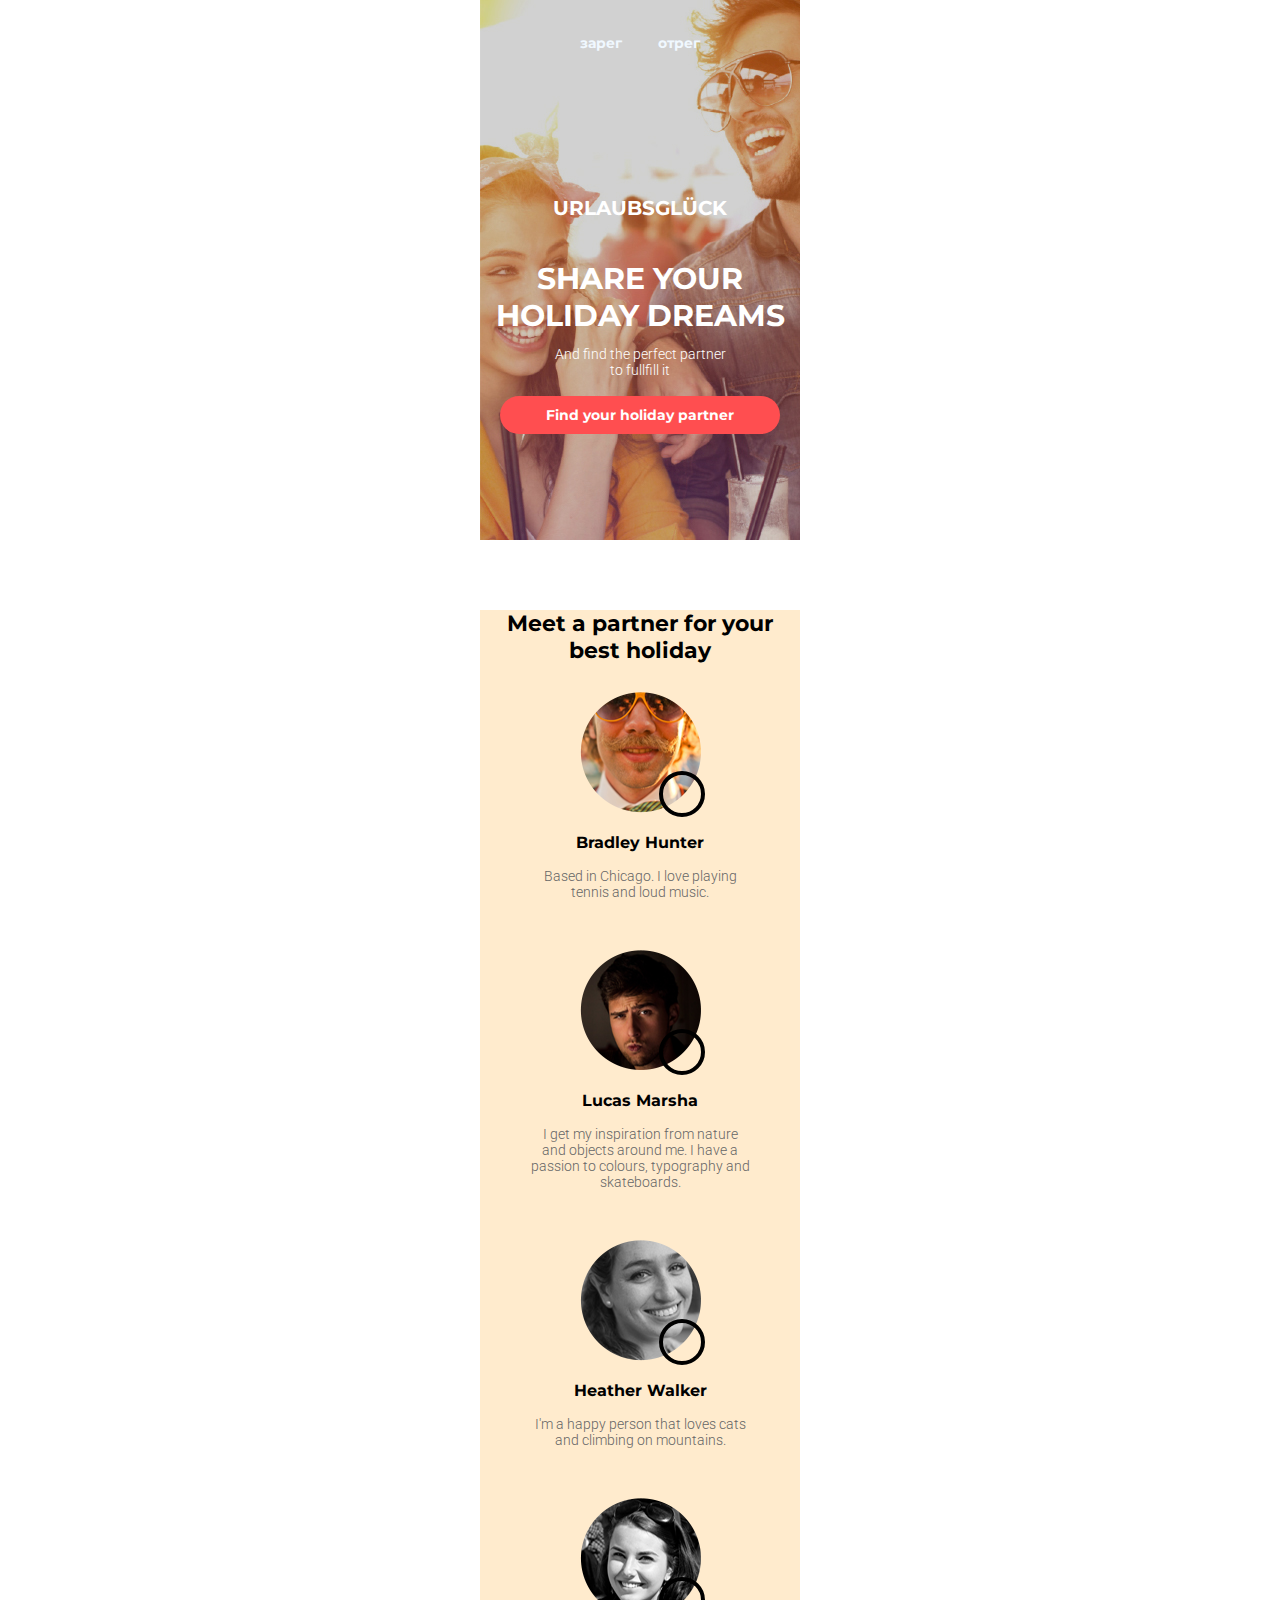
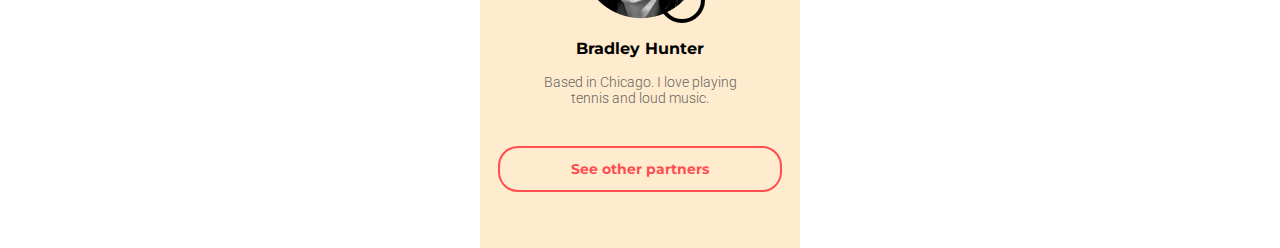
<file: test/index.html>
<!DOCTYPE html>
<html lang="en">

<head>
    <meta charset="UTF-8" />
    <meta name="viewport" content="width=device-width, initial-scale=1.0" />
    <link href="https://fonts.googleapis.com/css?family=Montserrat:700|Roboto:300" rel="stylesheet" />
    <link rel="stylesheet" href="css/style.css" />
    <title>Test bootstrap</title>
</head>

<body>
    <div class="site-background">
        <header class="site-header">
            <ul class="login">
                <li><a href="#" class="login-item">зарег</a></li>
                <li><a href="#" class="login-item">отрег</a></li>
            </ul>
            <h1><a href="#" class="logo">URLAUBSGLÜCK</a></h1>
        </header>
        <h2 class="title">Share your holiday dreams</h2>
        <p class="title-description">
            And find the perfect partner to fullfill it
        </p>
        <a href="#" class="search">Find your holiday partner</a>
    </div>

    <main>
        <section class="partners-section">
            <h4 class="partners-title">Meet a partner for your best holiday</h4>
            <ul class="partners">
                <li class="partners-item">
                    <a href="#" class="partners-link">
                        <div class="wrapper-img">
                            <img src="./img/face1.png" alt="Bradley Hunter" class="partners-img" />
                            <div class="icons icon-tv"></div>
                        </div>
                        <p class="name">Bradley Hunter</p>
                        <p class="partners-description">
                            Based in Chicago. I love playing tennis and loud music.
                        </p>
                </li>
                <li class="partners-item"><a href="#" class="partners-link">
                        <div class="wrapper-img">
                            <img src="./img/face2.png" alt="Lucas Marsha" class="partners-img" />
                            <div class="icons icon-flask"></div>
                        </div>
                        <p class="name">Lucas Marsha</p>
                        <p class="partners-description">
                            I get my inspiration from nature and objects around me. I have a
                            passion to colours, typography and skateboards.
                        </p>
                    </a></li>
                <li class="partners-item"><a href="#" class="partners-link">
                        <div class="wrapper-img">
                            <img src="./img/face3.png" alt="Heather Walker" class="partners-img" />
                            <div class="icons icon-cup"></div>
                        </div>
                        <p class="name">Heather Walker</p>
                        <p class="partners-description">
                            I'm a happy person that loves cats and climbing on mountains.
                        </p>
                    </a></li>
                <li class="partners-item"><a href="#" class="partners-link">
                        <div class="wrapper-img">
                            <img src="./img/face4.png" alt="Bradley Hunter" class="partners-img" />
                            <div class="icons icon-plane"></div>
                        </div>
                        <p class="name">Bradley Hunter</p>
                        <p class="partners-description">
                            Based in Chicago. I love playing tennis and loud music.
                        </p>
                    </a></li>
            </ul>
            <div class="for_link">
                <a href="#" class="other-partners-link">See other partners</a>
            </div>
        </section>
    </main>
</body>

</html>
</file>
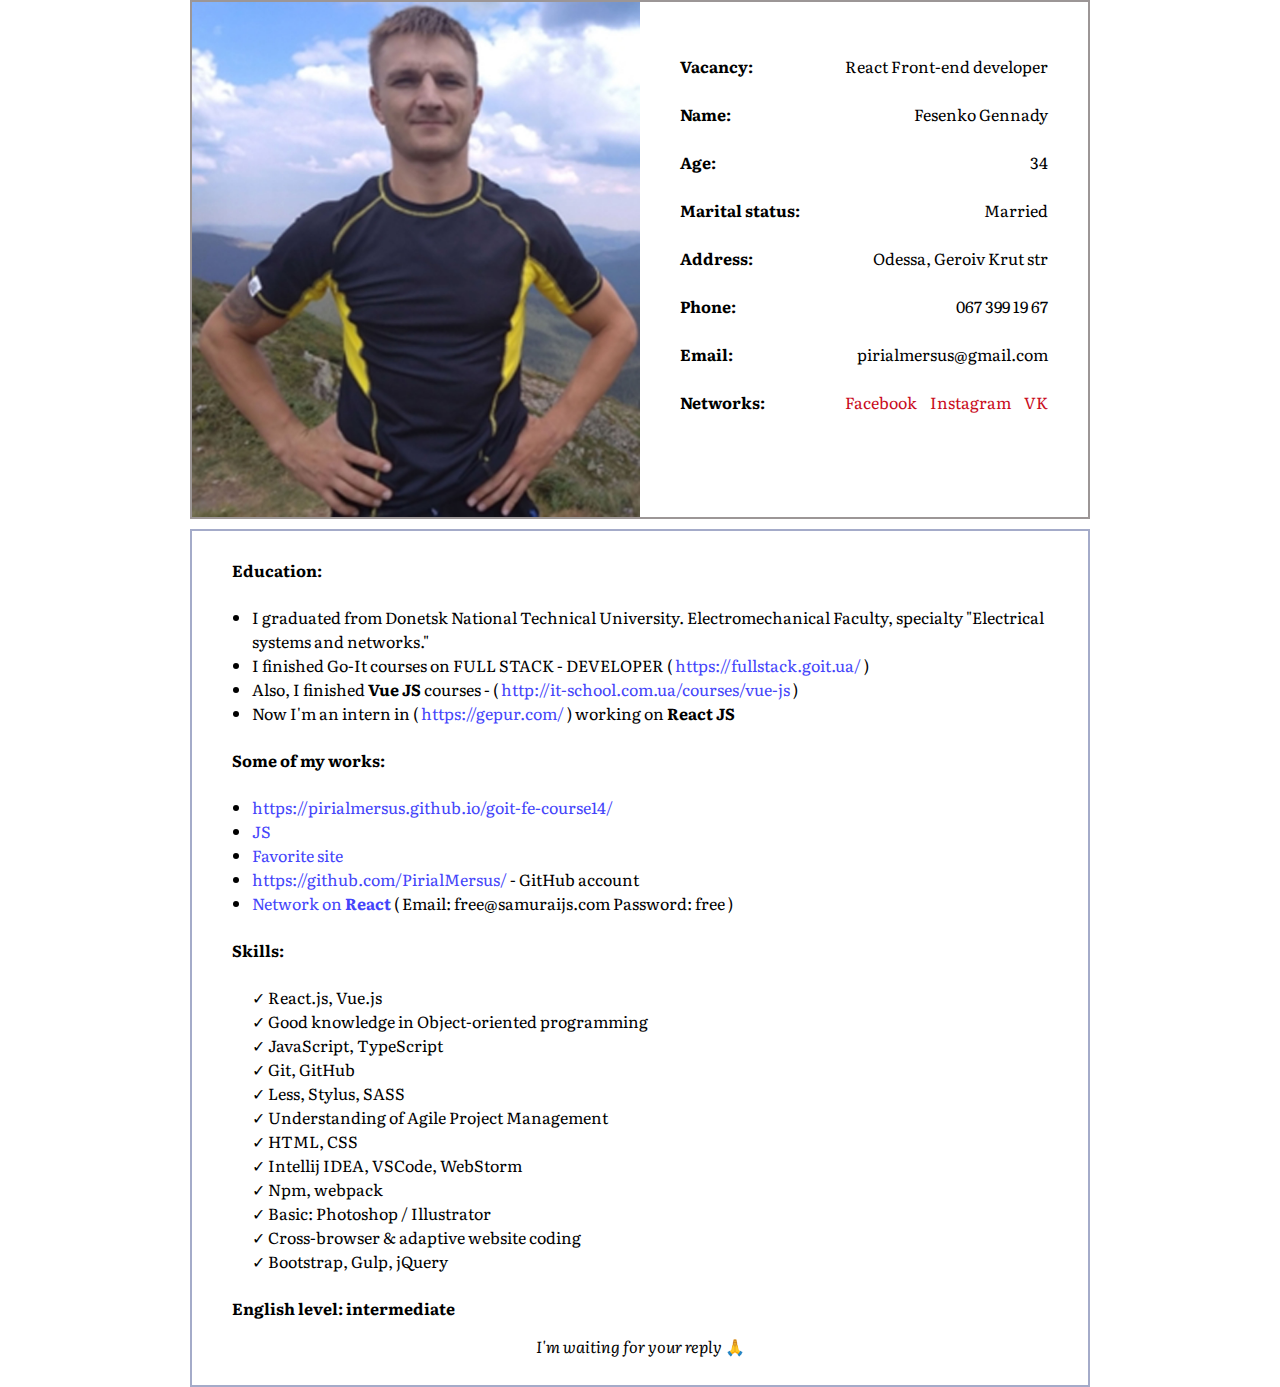
<file: html-css/cv-english/index.html>
<!DOCTYPE html>
<html lang="en">
<head>
    <meta charset="UTF-8">
    <meta name="viewport" content="width=device-width, initial-scale=1.0">
    <title>CV</title>
    <link href="https://fonts.googleapis.com/css2?family=Literata:ital,wght@0,400;0,700;1,400&display=swap" rel="stylesheet">
    <link rel="stylesheet" href="css/style.css">
</head>
<body>
    <div class="photoAndGeneralInformation wrapper">
        <img src="./img/photoCV.jpg" alt="I am" class="myPhoto">
        <div class="textBox">
            <p class="textBoxItem"><span class="bolt">Vacancy:</span><span class="answer">React Front-end developer</span></p>
            <p class="textBoxItem"><span class="bolt">Name:</span><span class="answer">Fesenko Gennady</span></p>
            <p class="textBoxItem"><span class="bolt">Age:</span><span class="answer">34</span></p>
            <p class="textBoxItem"><span class="bolt">Marital status:</span><span class="answer">Married</span></p>
            <p class="textBoxItem"><span class="bolt">Address:</span><span class="answer">Odessa, Geroiv Krut str</span></p>
            <p class="textBoxItem"><span class="bolt">Phone:</span><span class="answer">067 399 19 67</span></p>
            <p class="textBoxItem"><span class="bolt">Email:</span><span class="answer">pirialmersus@gmail.com</span></p>
            <p class="textBoxItem"><span class="bolt">Networks:</span><span class="answer">
                <a href="https://www.facebook.com/profile.php?id=100006915912945">Facebook</a>
                <a href="https://www.instagram.com/gennadii_yds/">Instagram</a>
                <a href="https://vk.com/id82192290">VK</a></span>
            </p>
        </div>
    </div>
    <div class="information wrapper">
        <p><span class="bolt">Education:</span></p>
            <ul>
                <li>I graduated from Donetsk National Technical University. Electromechanical Faculty, specialty "Electrical systems and networks."</li>
                <li>I finished Go-It courses on FULL STACK - DEVELOPER (
                    <a href="https://fullstack.goit.ua/">https://fullstack.goit.ua/</a>
                )</li>
                <li>Also, I finished <b>Vue JS </b> courses - (
                    <a href="http://it-school.com.ua/courses/vue-js">http://it-school.com.ua/courses/vue-js</a>
                )</li>
                <li>Now I'm an intern in ( <a href="https://gepur.com/">https://gepur.com/</a> ) working on <b>React JS</b></li>
            </ul>
        <p><span class="bolt">Some of my works:</span></p>
        <ul>
            <li>
                <a href="https://pirialmersus.github.io/goit-fe-course14/">https://pirialmersus.github.io/goit-fe-course14/</a>
            </li>
            <li><a href="https://pirialmersus.github.io/frontend-js/">JS</a></li>
            <li><a href="https://pirialmersus.github.io/frontend-js/yds/index.html">Favorite site</a></li>
            <li><a href="https://github.com/PirialMersus/"> https://github.com/PirialMersus/</a> - GitHub account</li>
            <li><a href="https://pirialmersus.github.io/reactWaySamurai/">Network on <b>React</b></a> ( Email: free@samuraijs.com Password: free )</li>

        </ul>
        <p><span class="bolt">Skills:</span>
            <ul class="skills">
                <li>React.js, Vue.js</li>
                <li>Good knowledge in Object-oriented programming</li>
                <li>JavaScript, TypeScript</li>
                <li>Git, GitHub</li>
                <li>Less, Stylus, SASS</li>
                <li>Understanding of Agile Project Management</li>
                <li>HTML, CSS</li>
                <li>Intellij IDEA, VSCode, WebStorm</li>
                <li>Npm, webpack</li>
                <li>Basic: Photoshop / Illustrator</li>
                <li>Cross-browser & adaptive website coding</li>
                <li>Bootstrap, Gulp, jQuery</li>
            </ul>
        </p>
        <p>
            <span class="bolt">English level: intermediate</span>
        </p>
        <p>
            <em> I'm waiting for your reply </em>&#x1f64f
        </p>
    </div>
</body>
</html>
</file>
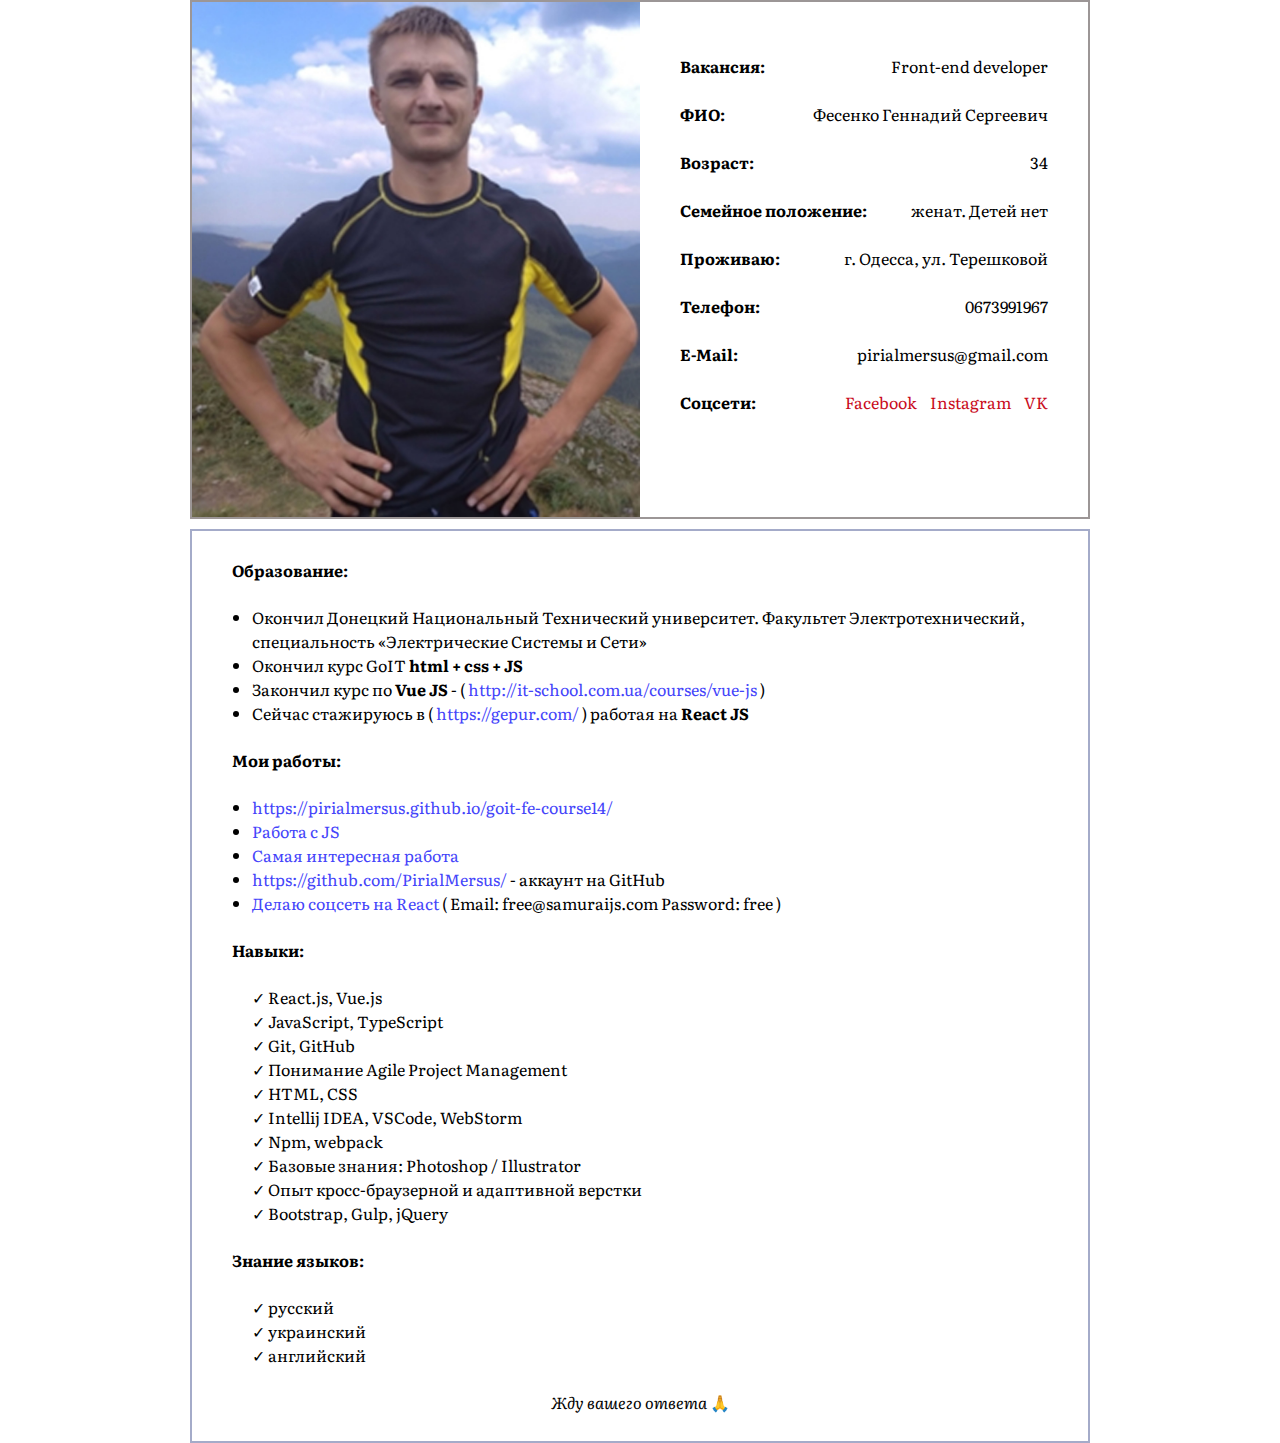
<file: html-css/cv/index.html>
<!DOCTYPE html>
<html lang="en">
<head>
    <meta charset="UTF-8">
    <meta name="viewport" content="width=device-width, initial-scale=1.0">
    <title>Резюме</title>
    <link href="https://fonts.googleapis.com/css2?family=Literata:ital,wght@0,400;0,700;1,400&display=swap" rel="stylesheet">
    <link rel="stylesheet" href="css/style.css">
</head>
<body>
    <div class="photoAndGeneralInformation wrapper">
        <img src="./img/photoCV.jpg" alt="I am" class="myPhoto">
        <div class="textBox">
            <p class="textBoxItem"><span class="bolt">Вакансия:</span><span class="answer">Front-end developer</span></p>
            <p class="textBoxItem"><span class="bolt">ФИО:</span><span class="answer">Фесенко Геннадий Сергеевич</span></p>
            <p class="textBoxItem"><span class="bolt">Возраст:</span><span class="answer">34</span></p>
            <p class="textBoxItem"><span class="bolt">Семейное положение:</span><span class="answer">женат. Детей нет</span></p>
            <p class="textBoxItem"><span class="bolt">Проживаю:</span><span class="answer">г. Одесса, ул. Терешковой</span></p>
            <p class="textBoxItem"><span class="bolt">Телефон:</span><span class="answer">0673991967</span></p>
            <p class="textBoxItem"><span class="bolt">Е-Mail:</span><span class="answer">pirialmersus@gmail.com</span></p>
            <p class="textBoxItem"><span class="bolt">Соцсети:</span><span class="answer">
                <a href="https://www.facebook.com/profile.php?id=100006915912945">Facebook</a>
                <a href="https://www.instagram.com/gennadii_yds/">Instagram</a>
                <a href="https://vk.com/id82192290">VK</a></span>
            </p>
        </div>
    </div>
    <div class="information wrapper">
        <p><span class="bolt">Образование:</span></p>
            <ul>
                <li>Окончил Донецкий Национальный Технический университет. Факультет Электротехнический, специальность «Электрические Системы и Сети»</li>
                <li>Окончил курс GoIT <b>html + css + JS</b></li>
                <li>Закончил курс по <b>Vue JS </b>- (
                    <a href="http://it-school.com.ua/courses/vue-js">http://it-school.com.ua/courses/vue-js</a>
                )</li>
                <li>Сейчас стажируюсь в ( <a href="https://gepur.com/">https://gepur.com/</a> ) работая на <b>React JS</b></li>
            </ul>
        <p><span class="bolt">Мои работы:</span></p>
        <ul>
            <li>
                <a href="https://pirialmersus.github.io/goit-fe-course14/">https://pirialmersus.github.io/goit-fe-course14/</a>
            </li>
            <li><a href="https://pirialmersus.github.io/frontend-js/">Работа с JS</a></li>
            <li><a href="https://pirialmersus.github.io/frontend-js/yds/index.html">Самая интересная работа</a></li>
            <li><a href="https://github.com/PirialMersus/"> https://github.com/PirialMersus/</a> - аккаунт на GitHub</li>
            <li><a href="https://pirialmersus.github.io/reactWaySamurai/">Делаю соцсеть на React</a> ( Email: free@samuraijs.com Password: free )</li>

        </ul>
        <p><span class="bolt">Навыки:</span>
            <ul class="skills">
                <li>React.js, Vue.js</li>
                <li>JavaScript, TypeScript</li>
                <li>Git, GitHub</li>
                <li>Понимание Agile Project Management</li>
                <li>HTML, CSS</li>
                <li>Intellij IDEA, VSCode, WebStorm</li>
                <li>Npm, webpack</li>
                <li>Базовые знания: Photoshop / Illustrator</li>
                <li>Опыт кросс-браузерной и адаптивной верстки</li>
                <li>Bootstrap, Gulp, jQuery</li>
            </ul>
        </p>
        <p>
            <span class="bolt">Знание языков:</span>
            <ul class="skills">
                <li>русский</li>
                <li>украинский</li>
                <li>английский</li>
            </ul>
        </p>
        <p>
            <em> Жду вашего ответа </em>&#x1f64f
        </p>
    </div>
</body>
</html>
</file>
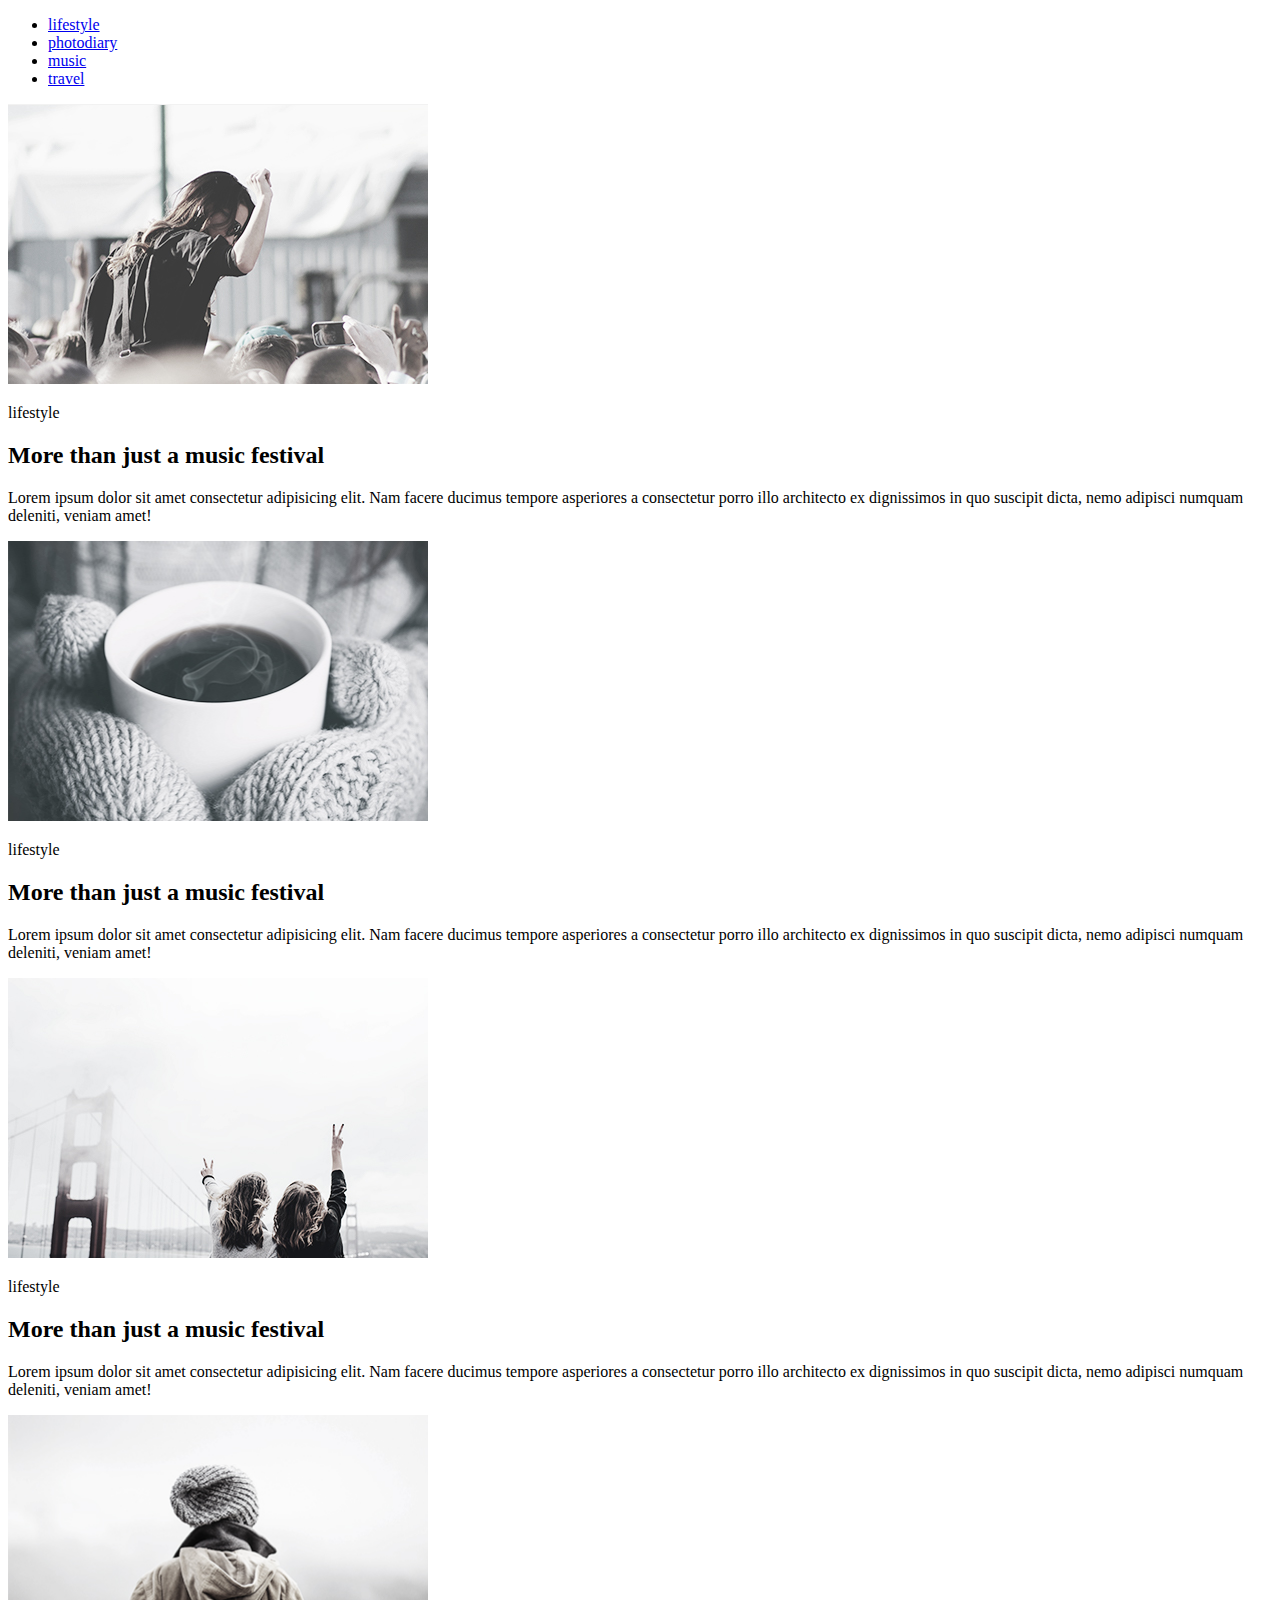
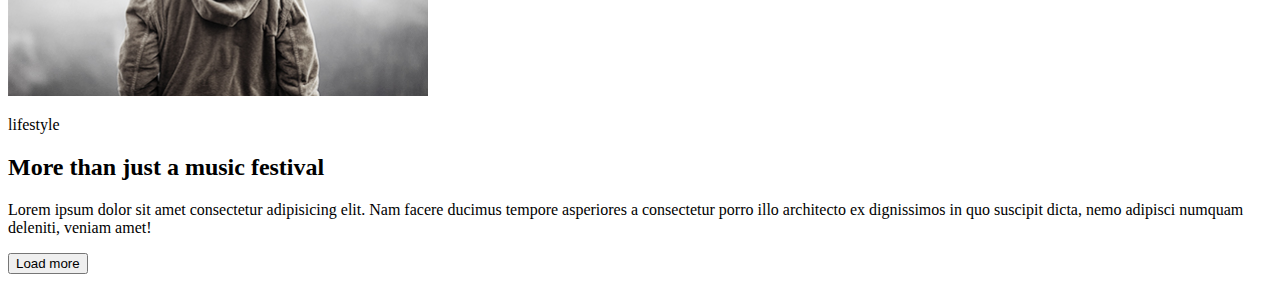
<file: html-css/module-01/index.html>
<!DOCTYPE html>
<html lang="en">
  <head>
    <meta charset="UTF-8" />
    <meta name="viewport" content="width=device-width, initial-scale=1.0" />
    <meta http-equiv="X-UA-Compatible" content="ie=edge" />
    <title>ДЗ 1</title>
  </head>

  <body>
    <header>
      <nav>
        <ul>
          <li>
            <a href="#">lifestyle</a>
          </li>
          <li>
            <a href="#">photodiary</a>
          </li>
          <li>
            <a href="#">music</a>
          </li>
          <li>
            <a href="#">travel</a>
          </li>
        </ul>
      </nav>
    </header>
    <main>
      <section>
      <article>
        <img src="./img/hand.jpg" alt="lifestyle" width="420" />
        <p>lifestyle</p>
        <h2>More than just a music festival</h2>
        <p>
          Lorem ipsum dolor sit amet consectetur adipisicing elit. Nam facere
          ducimus tempore asperiores a consectetur porro illo architecto ex
          dignissimos in quo suscipit dicta, nemo adipisci numquam deleniti,
          veniam amet!
        </p>
      </article>
      <article>
        <img src="./img/coffee.jpg" alt="lifestyle" width="420" />
        <p>lifestyle</p>
        <h2>More than just a music festival</h2>
        <p>
          Lorem ipsum dolor sit amet consectetur adipisicing elit. Nam facere
          ducimus tempore asperiores a consectetur porro illo architecto ex
          dignissimos in quo suscipit dicta, nemo adipisci numquam deleniti,
          veniam amet!
        </p>
      </article>
      <article>
        <img src="./img/girls.jpg" alt="lifestyle" width="420" />
        <p>lifestyle</p>
        <h2>More than just a music festival</h2>
        <p>
          Lorem ipsum dolor sit amet consectetur adipisicing elit. Nam facere
          ducimus tempore asperiores a consectetur porro illo architecto ex
          dignissimos in quo suscipit dicta, nemo adipisci numquam deleniti,
          veniam amet!
        </p>
      </article>
      <article>
        <img src="./img/back.jpg" alt="lifestyle" width="420" />
        <p>lifestyle</p>
        <h2>More than just a music festival</h2>
        <p>
          Lorem ipsum dolor sit amet consectetur adipisicing elit. Nam facere
          ducimus tempore asperiores a consectetur porro illo architecto ex
          dignissimos in quo suscipit dicta, nemo adipisci numquam deleniti,
          veniam amet!
        </p>
      </article>
      <button>Load more</button>
    </section>
    </main>
  </body>
</html>
</file>
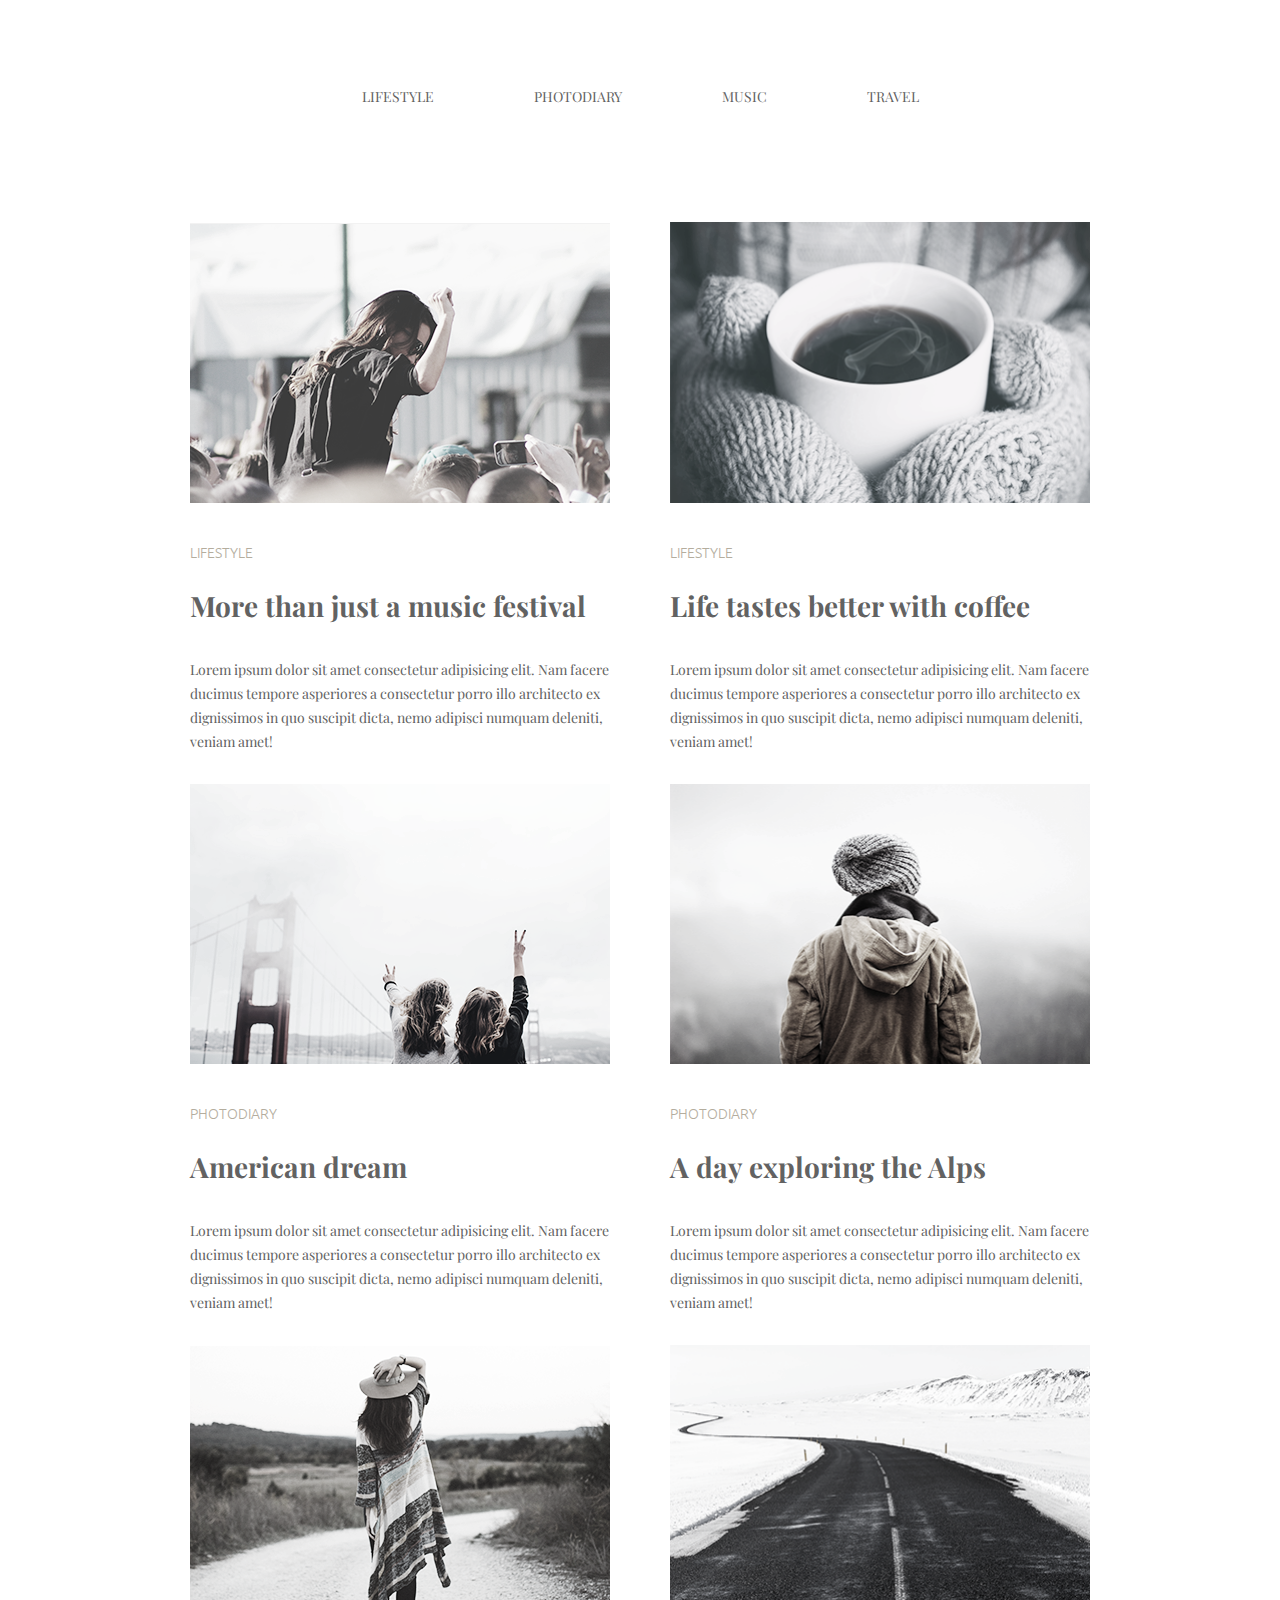
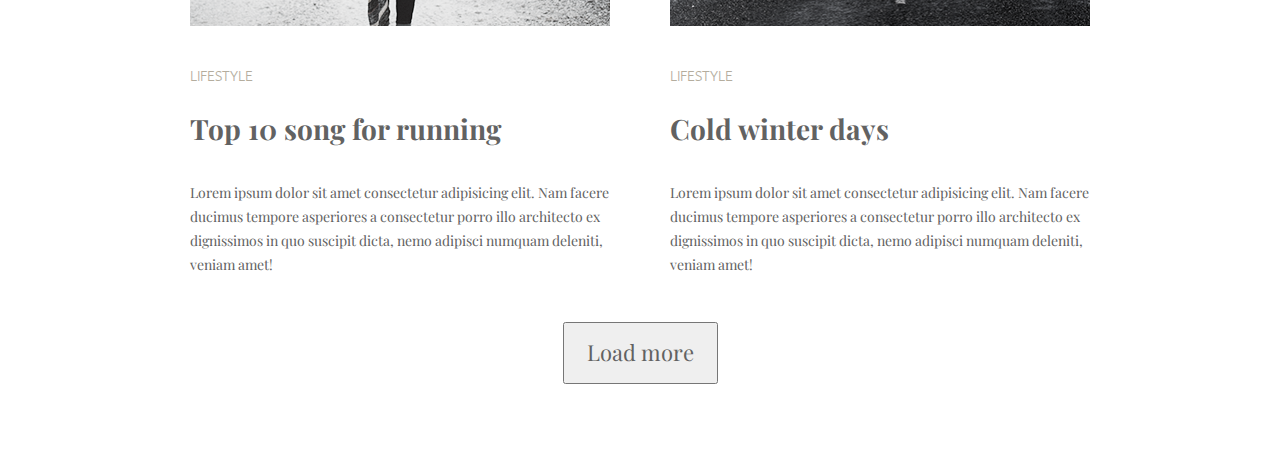
<file: html-css/module-03/index.html>
<!DOCTYPE html>
<html lang="en">
<head>
    <meta charset="UTF-8">
    <meta name="viewport" content="width=device-width, initial-scale=1.0">
    <meta http-equiv="X-UA-Compatible" content="ie=edge">
    <title>Home work 3 (Инлайн Блок)</title>
    <link rel="stylesheet" href="./css/style.css" />
    <link rel="stylesheet" href="./css/normalize.css" />
    <link href="https://fonts.googleapis.com/css?family=Playfair+Display|Ubuntu:300" rel="stylesheet">
</head>
<body>
    <header class="container align-nav">
        <nav>
          <ul class="menu">
            <li><a href="#lifestyle" class="menu-link">lifestyle</a></li>
            <li><a href="#lifestyle2" class="menu-link">photodiary</a></li>
            <li><a href="#Photodiary" class="menu-link">music</a></li>
            <li><a href="#Photodiary2" class="menu-link">travel</a></li>
          </ul>
        </nav>
      </header>
      <main class="container">
        <section class="features">
          <h2 class="visually-hidden">Home work 3</h2>
          <ul class="features-list">
            <li class="features-list-item">
              <img
                src="./img/image2.png"
                class="images"
                alt="lifestyle"
                width="420"
              />
              <p class="box-subtitle" id="lifestyle">lifestyle</p>
              <h2 class="box-title">More than just a music festival</h2>
              <p class="paragraph">
                Lorem ipsum dolor sit amet consectetur adipisicing elit. Nam
                facere ducimus tempore asperiores a consectetur porro illo
                architecto ex dignissimos in quo suscipit dicta, nemo adipisci
                numquam deleniti, veniam amet!
              </p>
            </li>
            <li class="features-list-item">
              <img
                src="./img/iltro-fotografico5copia.png"
                class="images"
                alt="lifestyle"
                width="420"
              />
              <p class="box-subtitle" id="lifestyle2">lifestyle</p>
              <h2 class="box-title">Life tastes better with coffee</h2>
              <p class="paragraph">
                Lorem ipsum dolor sit amet consectetur adipisicing elit. Nam
                facere ducimus tempore asperiores a consectetur porro illo
                architecto ex dignissimos in quo suscipit dicta, nemo adipisci
                numquam deleniti, veniam amet!
              </p>
            </li>
            <li class="features-list-item">
              <img
                src="./img/image.png"
                class="images"
                alt="Photodiary"
                width="420"
              />
              <p class="box-subtitle" id="Photodiary">photodiary</p>
              <h2 class="box-title">American dream</h2>
              <p class="paragraph">
                Lorem ipsum dolor sit amet consectetur adipisicing elit. Nam
                facere ducimus tempore asperiores a consectetur porro illo
                architecto ex dignissimos in quo suscipit dicta, nemo adipisci
                numquam deleniti, veniam amet!
              </p>
            </li>
            <li class="features-list-item">
              <img
                src="./img/image3.png"
                class="images"
                alt="Photodiary"
                width="420"
              />
              <p class="box-subtitle" id="Photodiary2">photodiary</p>
              <h2 class="box-title">A day exploring the Alps</h2>
              <p class="paragraph">
                Lorem ipsum dolor sit amet consectetur adipisicing elit. Nam
                facere ducimus tempore asperiores a consectetur porro illo
                architecto ex dignissimos in quo suscipit dicta, nemo adipisci
                numquam deleniti, veniam amet!
              </p>
            </li>
            <li class="features-list-item">
              <img
                src="./img/image4.png"
                class="images"
                alt="lifestyle"
                width="420"
              />
              <p class="box-subtitle" id="Photodiary3">lifestyle</p>
              <h2 class="box-title">Top 10 song for running</h2>
              <p class="paragraph">
                Lorem ipsum dolor sit amet consectetur adipisicing elit. Nam
                facere ducimus tempore asperiores a consectetur porro illo
                architecto ex dignissimos in quo suscipit dicta, nemo adipisci
                numquam deleniti, veniam amet!
              </p>
            </li>
            <li class="features-list-item">
              <img
                src="./img/image5.png"
                class="images"
                alt="lifestyle"
                width="420"
              />
              <p class="box-subtitle" id="Photodiary4">lifestyle</p>
              <h2 class="box-title">Cold winter days</h2>
              <p class="paragraph">
                Lorem ipsum dolor sit amet consectetur adipisicing elit. Nam
                facere ducimus tempore asperiores a consectetur porro illo
                architecto ex dignissimos in quo suscipit dicta, nemo adipisci
                numquam deleniti, veniam amet!
              </p>
            </li>
          </ul>
          <button class="btn-footer">Load more</button>
        </section>
      </main>
</body>
</html>
</file>
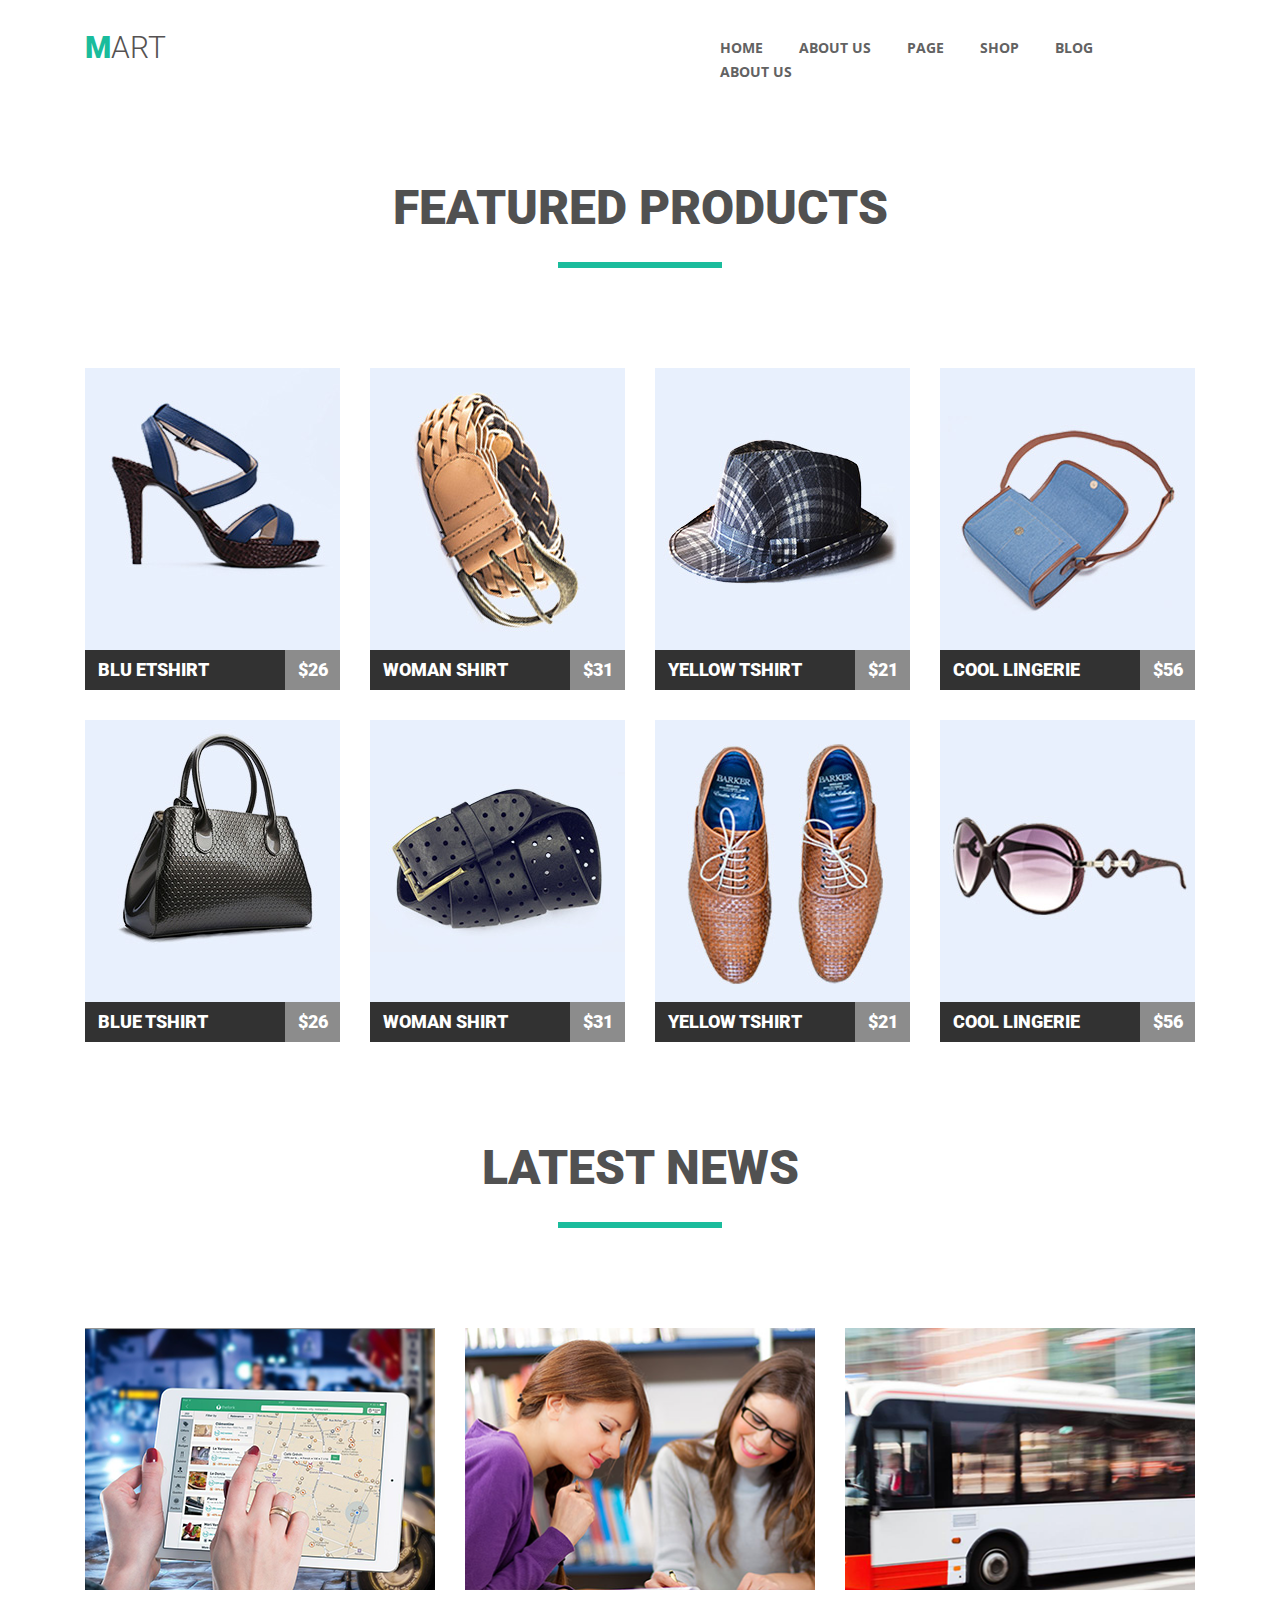
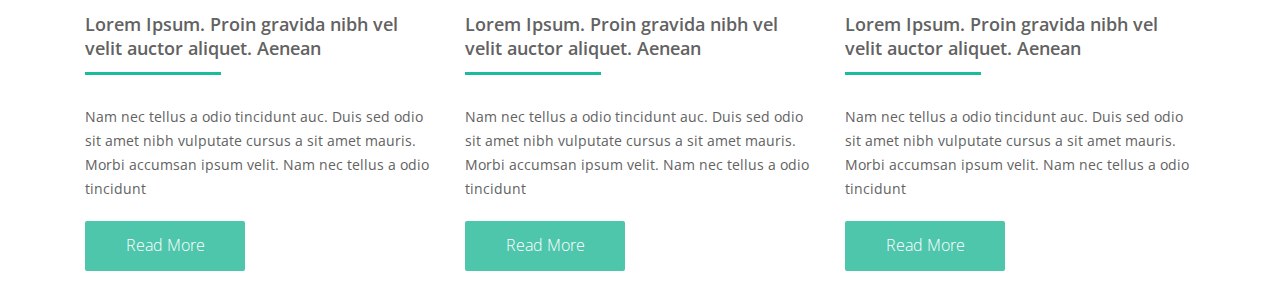
<file: html-css/module-04/index.html>
<!DOCTYPE html>
<html lang="en">
<head>
    <meta charset="UTF-8">
    <meta name="viewport" content="width=device-width, initial-scale=1.0">
    <meta http-equiv="X-UA-Compatible" content="ie=edge">
    <title>Home work 4</title>
  <link rel="stylesheet" href="./css/style.css" />
  <link rel="stylesheet" href="./css/normalize.css" />
  <link href="https://fonts.googleapis.com/css?family=Open+Sans:300,400,600|Roboto:300,400,700,900&amp;subset=cyrillic"
    rel="stylesheet" />
</head>
<body>
    <header class="container align-nav clearfix">
        <a href="#" class="site-logo">mart</a>
    
        <ul class="menu clearfix">
          <li><a href="#" class="menu-link">home</a></li>
          <li><a href="#" class="menu-link">about us</a></li>
          <li><a href="#" class="menu-link">page</a></li>
          <li><a href="#" class="menu-link">shop</a></li>
          <li><a href="#" class="menu-link">blog</a></li>
          <li><a href="#" class="menu-link">about us</a></li>
        </ul>
      </header>
    
      <main class="container">
        <section class="products-section">
          <h2 class="header-title">featured products</h2>
          <ul class="featured-products clearfix">
            <li class="featured-products-item">
    
              <img src="./img/product1.jpg" class="images" alt="blue tshirt" width="255" height="282" />
    
              <p class="product">blu etshirt</p>
              <p class="price">$26</p>
            </li>
            <li class="featured-products-item">
    
              <img src="./img/product2.jpg" class="images" alt="woman shirt" width="255" height="282" />
    
              <p class="product">woman shirt</p>
              <p class="price">$31</p>
            </li>
            <li class="featured-products-item">
    
              <img src="./img/product9.jpg" class="images" alt="yellow tshirt" width="255" height="282" />
    
              <p class="product">yellow tshirt</p>
              <p class="price">$21</p>
            </li>
            <li class="featured-products-item">
    
              <img src="./img/product4.jpg" class="images" alt="cool lingerie" width="255" height="282" />
    
              <p class="product">cool lingerie</p>
              <p class="price">$56</p>
            </li>
            <li class="featured-products-item">
    
              <img src="./img/product3.jpg" class="images" alt="blue tshirt" width="255" height="282" />
    
              <p class="product">blue tshirt</p>
              <p class="price">$26</p>
            </li>
            <li class="featured-products-item">
    
              <img src="./img/product5.jpg" class="images" alt="woman shirt" width="255" height="282" />
    
              <p class="product">woman shirt</p>
              <p class="price">$31</p>
            </li>
            <li class="featured-products-item">
    
              <img src="./img/product6.jpg" class="images" alt="yellow tshirt" width="255" height="282" />
    
              <p class="product">yellow tshirt</p>
              <p class="price">$21</p>
            </li>
            <li class="featured-products-item">
    
              <img src="./img/product8.jpg" class="images" alt="cool lingerie" width="255" height="282" />
    
              <p class="product">cool lingerie</p>
              <p class="price">$56</p>
            </li>
          </ul>
        </section>
        <section class="news-section">
          <h2 class="news-header container">latest news</h2>
          <ul class="news clearfix ">
            <li class="news-item">
              <img src="./img/ipad-632394_960_720.png" class="news-images" alt="ipad" width="350" height="262" />
              <h4 class="news-title">Lorem Ipsum. Proin gravida nibh vel velit auctor aliquet. Aenean </h4>
              <p class="news-description">Nam nec tellus a odio tincidunt auc. Duis sed odio sit amet nibh vulputate cursus
                a sit amet mauris. Morbi accumsan ipsum velit. Nam nec tellus a odio tincidunt </p>
                <a href="#" class="link-news">Read More</a>
            </li>
            <li class="news-item">
              <img src="./img/slide1.png" class="news-images" alt="ipad" width="350" height="262" />
              <h4 class="news-title">Lorem Ipsum. Proin gravida nibh vel velit auctor aliquet. Aenean </h4>
              <p class="news-description">Nam nec tellus a odio tincidunt auc. Duis sed odio sit amet nibh vulputate cursus
                a sit amet mauris. Morbi accumsan ipsum velit. Nam nec tellus a odio tincidunt </p>
                <a href="#" class="link-news">Read More</a>
            </li>
            <li class="news-item">
              <img src="./img/product-img-5.png" class="news-images" alt="ipad" width="350" height="262" />
              <h4 class="news-title">Lorem Ipsum. Proin gravida nibh vel velit auctor aliquet. Aenean </h4>
              <p class="news-description">Nam nec tellus a odio tincidunt auc. Duis sed odio sit amet nibh vulputate cursus
                a sit amet mauris. Morbi accumsan ipsum velit. Nam nec tellus a odio tincidunt </p>
              <a href="#" class="link-news">Read More</a>
            </li>
          </ul>
        </section>
      </main>
</body>
</html>
</file>
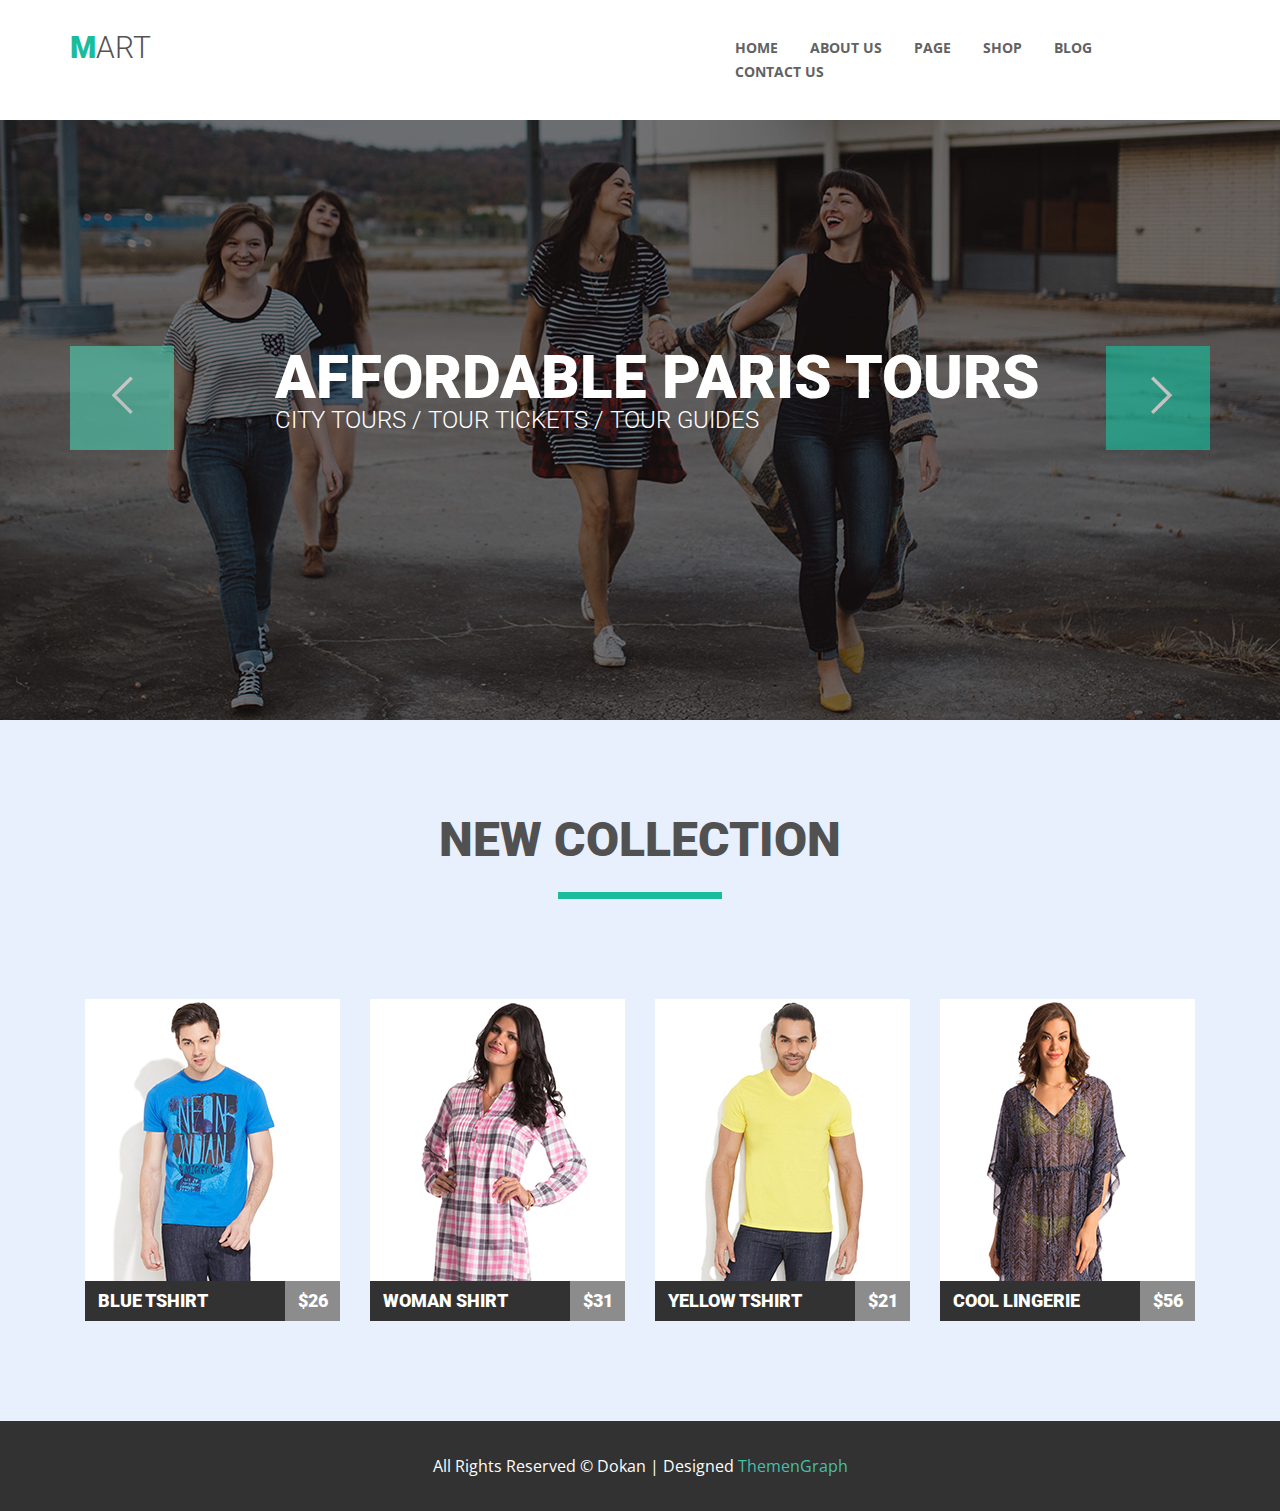
<file: html-css/module-05/index.html>
<!DOCTYPE html>
<html lang="en">

<head>
  <meta charset="UTF-8" />
  <meta name="viewport" content="width=device-width, initial-scale=1.0" />
  <meta http-equiv="X-UA-Compatible" content="ie=edge" />
  <title>Home work 5</title>
  <link rel="stylesheet" href="./css/style.css" />
  <link rel="stylesheet" href="./css/normalize.css" />
  <link href="https://fonts.googleapis.com/css?family=Open+Sans:300,400,600|Roboto:300,400,700,900&amp;subset=cyrillic"
    rel="stylesheet" />
</head>

<body>
  <header class="container align-nav clearfix">
    <a href="#" class="site-logo">mart</a>

    <ul class="menu clearfix">
      <li><a href="#" class="menu-link">home</a></li>
      <li><a href="#" class="menu-link">about us</a></li>
      <li><a href="#" class="menu-link">page</a></li>
      <li><a href="#" class="menu-link">shop</a></li>
      <li><a href="#" class="menu-link">blog</a></li>
      <li><a href="#" class="menu-link">contact us</a></li>
    </ul>
  </header>

  <main>
    <div class="slider">
      <div class="slider-title container">
        <button class="slider-ctrl slider-ctrl-next"></button>
        <button class="slider-ctrl slider-ctrl-prev"></button>
        <ul class="slides">
          <li class="slides-item">
            <p class="slides-title">affordable paris tours</p>
            <p class="slides-sub">city tours / tour tickets / tour guides</p>
          </li>
        </ul>
      </div>
    </div>
    <section class="container-products">
      <div class="container">
        <h2 class="main-title">new collection</h2>
        <ul class="products clearfix">
          <li class="products-item">
            <img src="./img/Rectangle50.png" class="product-images" alt="blue tshirt" width="255" height="282" />
            <p class="product">blue tshirt</p>
            <p class="price">$26</p>
            <div class="rectangle">
              <ul class="actions clearfix">
                <li class="actions-item">
                  <a href="#" class="links heart"></a>
                </li>
                <li class="actions-item">
                  <a href="#" class="links arrows"></a>
                </li>
                <li class="actions-item">
                  <a href="#" class="links clock"></a>
                </li>
                <li class="actions-item actions-item-basket">
                  <a href="#" class="basket">add to card</a>
                </li>
              </ul>
            </div>
          </li>
          <li class="products-item">
            <img src="./img/Rectangle51.png" class="product-images" alt="woman shirt" width="255" height="282" />
            <p class="product">woman shirt</p>
            <p class="price">$31</p>
            <div class="rectangle">
              <ul class="actions clearfix">
                <li class="actions-item">
                  <a href="#" class="links heart"></a>
                </li>
                <li class="actions-item">
                  <a href="#" class="links arrows"></a>
                </li>
                <li class="actions-item">
                  <a href="#" class="links clock"></a>
                </li>
                <li class="actions-item actions-item-basket">
                    <a href="#" class="basket">add to card</a>
                  </li>
                </ul>
            </div>
          </li>
          <li class="products-item">
            <img src="./img/Rectangle52.png" class="product-images" alt="yellow tshirt" width="255" height="282" />
            <p class="product">yellow tshirt</p>
            <p class="price">$21</p>
            <div class="rectangle">
              <ul class="actions clearfix">
                <li class="actions-item">
                  <a href="#" class="links heart"></a>
                </li>
                <li class="actions-item">
                  <a href="#" class="links arrows"></a>
                </li>
                <li class="actions-item">
                  <a href="#" class="links clock"></a>
                </li>
                <li class="actions-item actions-item-basket">
                    <a href="#" class="basket">add to card</a>
                  </li>
                </ul>
            </div>
          </li>
          <li class="products-item">
            <img src="./img/Rectangle53.png" class="product-images" alt="cool lingerie" width="255" height="282" />
            <p class="product">cool lingerie</p>
            <p class="price">$56</p>
            <div class="rectangle">
              <ul class="actions clearfix">
                <li class="actions-item">
                  <a href="#" class="links heart"></a>
                </li>
                <li class="actions-item">
                  <a href="#" class="links arrows"></a>
                </li>
                <li class="actions-item">
                  <a href="#" class="links clock"></a>
                </li>
                <li class="actions-item actions-item-basket">
                    <a href="#" class="basket">add to card</a>
                  </li>
                </ul>
            </div>

          </li>
        </ul>
      </div>
    </section>

  </main>
  <footer class="site-footer">
    <p class="text-footer">
      All Rights Reserved © Dokan | Designed
      <a href="#" class="author">ThemenGraph</a>
    </p>
  </footer>
</body>

</html>
</file>
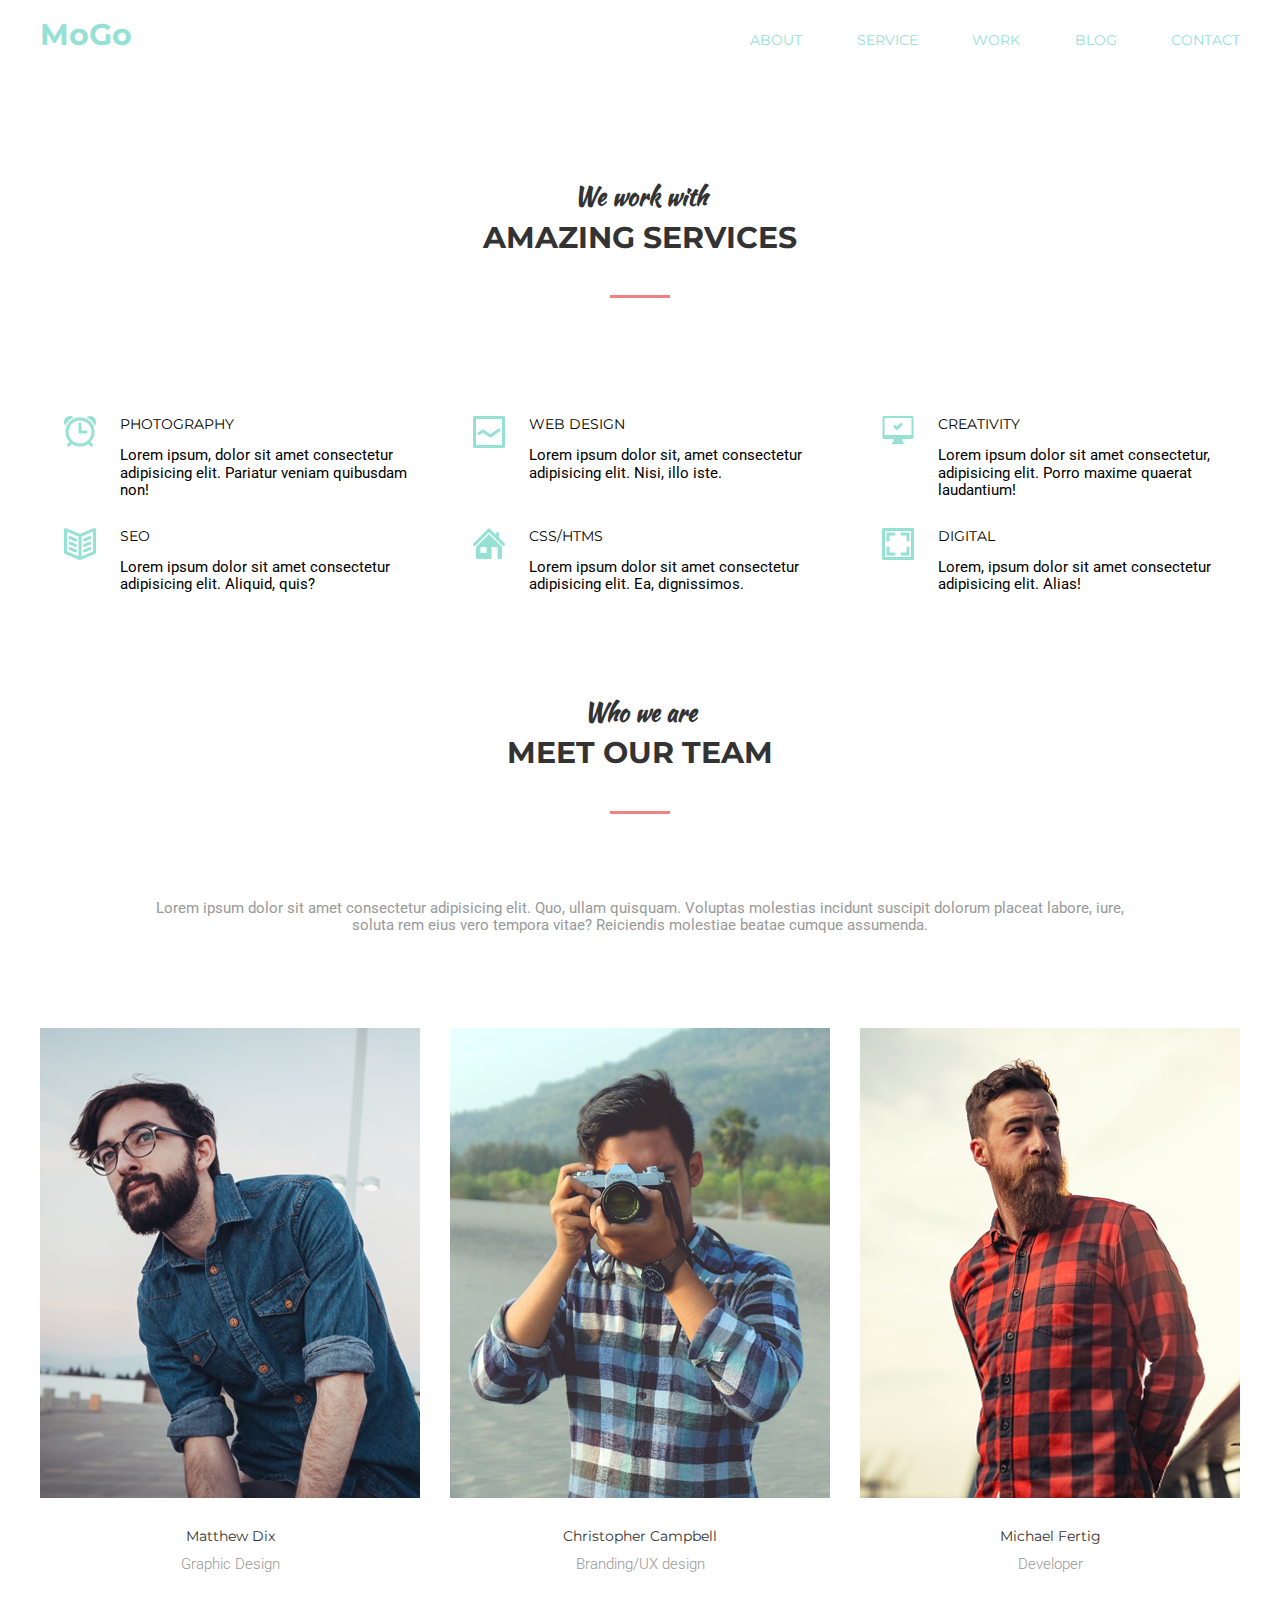
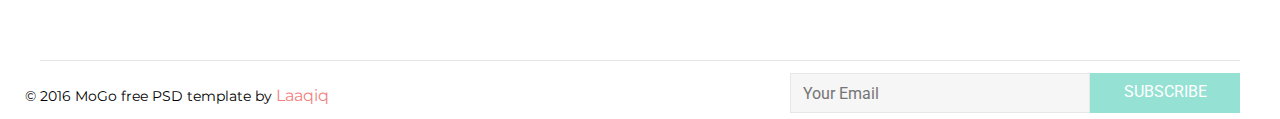
<file: html-css/module-06/index.html>
<!DOCTYPE html>
<html lang="en">
  <head>
    <meta charset="UTF-8" />
    <meta name="viewport" content="width=device-width, initial-scale=1.0" />
    <meta http-equiv="X-UA-Compatible" content="ie=edge" />
    <title>Home work 6</title>
    <link rel="stylesheet" href="./css/style.css" />
    <link rel="stylesheet" href="./css/normalize.css" />
    <link
      href="https://fonts.googleapis.com/css?family=Kaushan+Script|Montserrat:400,700|PT+Sans|Roboto:300i,400"
      rel="stylesheet"
    />
  </head>
  <body>
    <header class="container class-header">
      <nav class="page-nav">
        <a href="#" class="site-logo">MoGo</a>

        <ul class="site-navigation">
          <li><a href="#" class="site-navigation-item">about</a></li>
          <li><a href="#" class="site-navigation-item">service</a></li>
          <li><a href="#" class="site-navigation-item">work</a></li>
          <li><a href="#" class="site-navigation-item">blog</a></li>
          <li><a href="#" class="site-navigation-item">contact</a></li>
        </ul>
      </nav>
    </header>
    <main>
      <section class="services container">
        <h3 class="nice-font">we work with</h3>
        <h2 class="work-title">amazing services</h2>
        <ul class="our-work">
          <li class="our-work-item">
            <div class="icon-clock"></div>
            <div class="text-for-our-work">
              <p class="service">photography</p>
              <p class="text-service">
                Lorem ipsum, dolor sit amet consectetur adipisicing elit.
                Pariatur veniam quibusdam non!
              </p>
            </div>
          </li>
          <li class="our-work-item">
            <div class="icon-line_graph"></div>
            <div class="text-for-our-work">
              <p class="service">web design</p>
              <p class="text-service">
                Lorem ipsum dolor sit, amet consectetur adipisicing elit. Nisi,
                illo iste.
              </p>
            </div>
          </li>
          <li class="our-work-item">
            <div class="icon-computer"></div>
            <div class="text-for-our-work">
              <p class="service">creativity</p>
              <p class="text-service">
                Lorem ipsum dolor sit amet consectetur, adipisicing elit. Porro
                maxime quaerat laudantium!
              </p>
            </div>
          </li>
          <li class="our-work-item">
            <div class="icon-book"></div>
            <div class="text-for-our-work">
              <p class="service">seo</p>
              <p class="text-service">
                Lorem ipsum dolor sit amet consectetur adipisicing elit.
                Aliquid, quis?
              </p>
            </div>
          </li>
          <li class="our-work-item">
            <div class="icon-home"></div>
            <div class="text-for-our-work">
              <p class="service">css/htms</p>
              <p class="text-service">
                Lorem ipsum dolor sit amet consectetur adipisicing elit. Ea,
                dignissimos.
              </p>
            </div>
          </li>
          <li class="our-work-item">
            <div class="icon-square"></div>
            <div class="text-for-our-work">
              <p class="service">digital</p>
              <p class="text-service">
                Lorem, ipsum dolor sit amet consectetur adipisicing elit. Alias!
              </p>
            </div>
          </li>
        </ul>
      </section>
      <section class="our-team container">
        <h3 class="nice-font">who we are</h3>
        <h2 class="team-title">meet our team</h2>
        <p class="text-our-team">
          Lorem ipsum dolor sit amet consectetur adipisicing elit. Quo, ullam
          quisquam. Voluptas molestias incidunt suscipit dolorum placeat labore,
          iure, soluta rem eius vero tempora vitae? Reiciendis molestiae beatae
          cumque assumenda.
        </p>
        <ul class="workers-cards">
          <li class="workers-cards-item">
            <img
              src="./img/rectangle14.jpg"
              class="images"
              alt="Matthew Dix"
              width="380"
              height="470"
            />

            <div class="rectangle">
              <ul class="social-net">
                <li class="social-net-item">
                  <a href="#" class="icons fb"></a>
                </li>
                <li class="social-net-item">
                  <a href="#" class="icons twitter"></a>
                </li>
                <li class="social-net-item">
                  <a href="#" class="icons pinterest"></a>
                </li>
                <li class="social-net-item">
                  <a href="#" class="icons instagram"></a>
                </li>
              </ul>
            </div>
            <!-- <div class="backgound-icon"></div> -->
            <p class="full-name">Matthew Dix</p>
            <p class="post">Graphic Design</p>
          </li>
          <li class="workers-cards-item">
            <img
              src="./img/layer19.jpg"
              class="images"
              alt="Christopher Campbell"
              width="380"
              height="470"
            />
            <div class="rectangle">
              <ul class="social-net">
                <li class="social-net-item">
                  <a href="#" class="icons fb"></a>
                </li>
                <li class="social-net-item">
                  <a href="#" class="icons twitter"></a>
                </li>
                <li class="social-net-item">
                  <a href="#" class="icons pinterest"></a>
                </li>
                <li class="social-net-item">
                  <a href="#" class="icons instagram"></a>
                </li>
              </ul>
            </div>
            <!-- <div class="backgound-icon"></div> -->
            <p class="full-name">Christopher Campbell</p>
            <p class="post">Branding/UX design</p>
          </li>
          <li class="workers-cards-item">
            <img
              src="./img/layer18.jpg"
              class="images"
              alt="Michael Fertig "
              width="380"
              height="470"
            />
            <div class="rectangle">
              <ul class="social-net">
                <li class="social-net-item">
                  <a href="#" class="icons fb"></a>
                </li>
                <li class="social-net-item">
                  <a href="#" class="icons twitter"></a>
                </li>
                <li class="social-net-item">
                  <a href="#" class="icons pinterest"></a>
                </li>
                <li class="social-net-item">
                  <a href="#" class="icons instagram"></a>
                </li>
              </ul>
            </div>
            <!-- <div class="backgound-icon"></div> -->
            <p class="full-name">Michael Fertig</p>
            <p class="post">Developer</p>
          </li>
        </ul>
      </section>
    </main>
    <!-- <div class="line"></div> -->
    <footer class="container site-footer">
      <!-- <p class="copyright-sign">©</p> -->
      <p class="copyright">
        © 2016 MoGo free PSD template by <a href="#" class="autor-link">Laaqiq</a>
      </p>
      <form action="#" method="post" class="form-email">
        <input
          type="email"
          name="my-email"
          size="42"
          placeholder="Your Email"
          required
        />
        <button class="email-btn">subscribe</button>
      </form>
    </footer>
  </body>
</html>
</file>
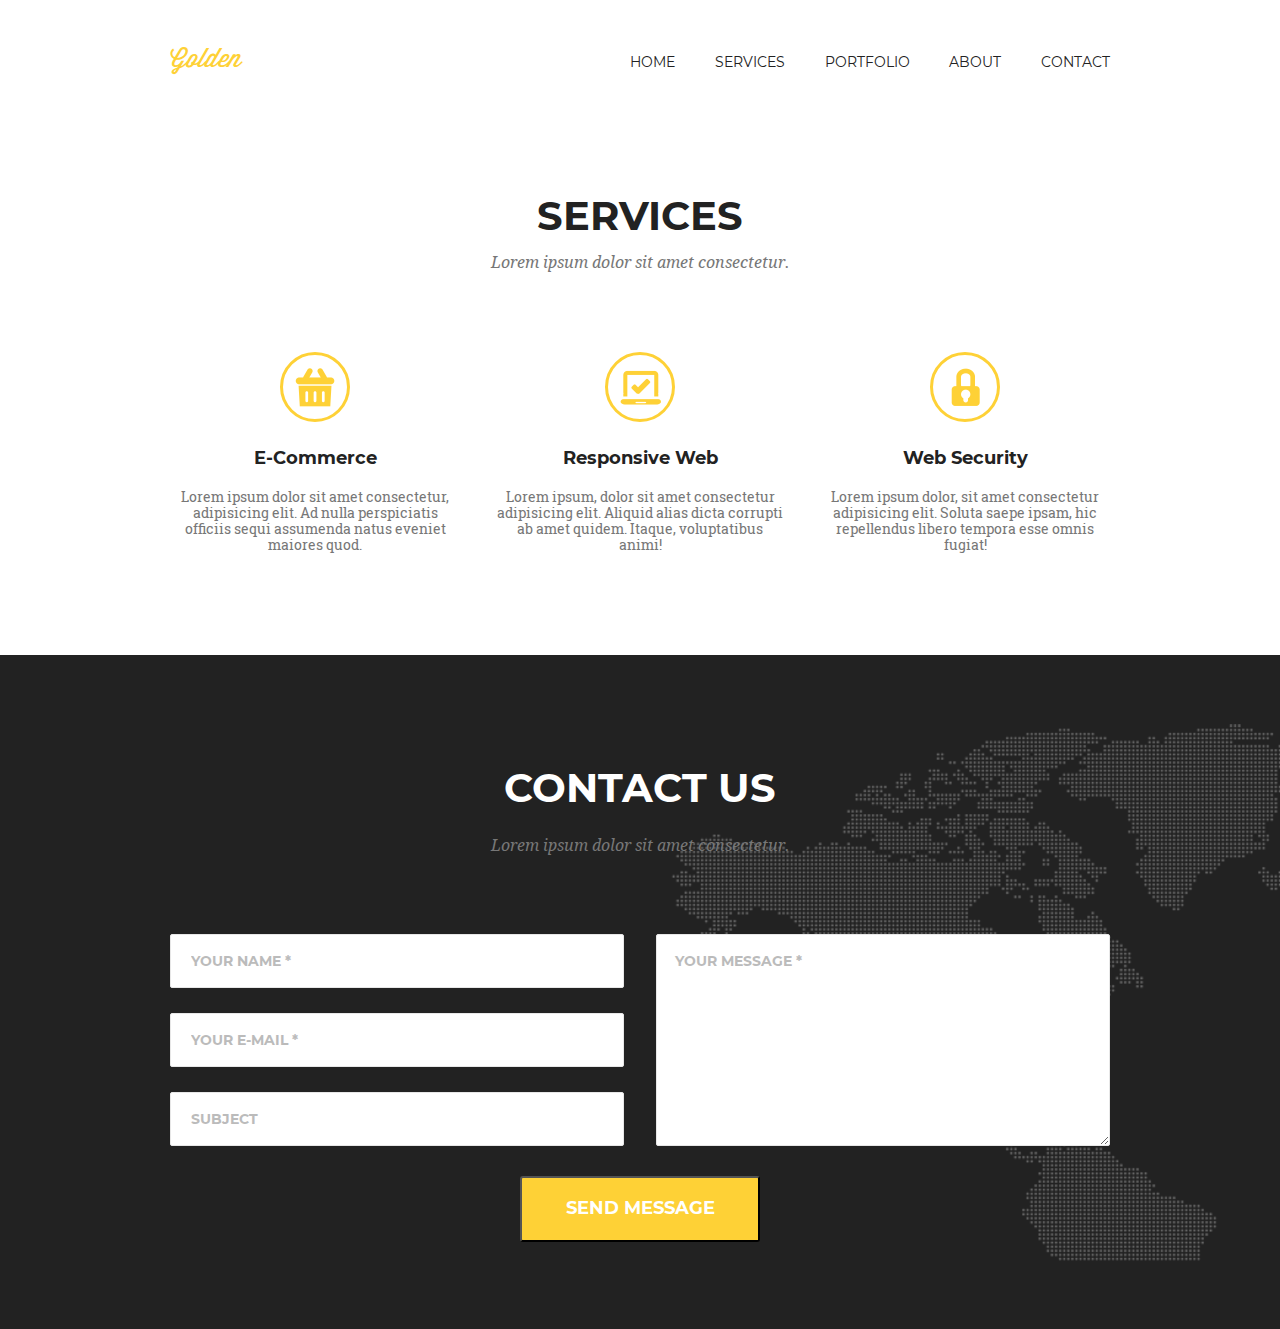
<file: html-css/module-07/index.html>
<!DOCTYPE html>
<html lang="en">
  <head>
    <meta charset="UTF-8" />
    <meta name="viewport" content="width=device-width, initial-scale=1.0" />
    <meta http-equiv="X-UA-Compatible" content="ie=edge" />
    <title>Home work 7</title>
    <link rel="stylesheet" href="./css/style.css" />
    <link rel="stylesheet" href="./css/normalize.css" />
    <link
      href="https://fonts.googleapis.com/css?family=Kaushan+Script|Montserrat:400,700|PT+Sans|Roboto:300i,400"
      rel="stylesheet"
    />
  </head>
  <body>
    <header class="container class-header">
      <nav class="page-nav">
        <a href="#" class="site-logo">Golden</a>

        <ul class="site-navigation">
          <li><a href="#" class="site-navigation-item">home</a></li>
          <li><a href="#" class="site-navigation-item">services</a></li>
          <li><a href="#" class="site-navigation-item">portfolio</a></li>
          <li><a href="#" class="site-navigation-item">about</a></li>
          <li><a href="#" class="site-navigation-item">contact</a></li>
        </ul>
      </nav>
    </header>
    <main class="container">
      <h1 class="main-tittle">services</h1>
      <p class="main-tittle-description">
        Lorem ipsum dolor sit amet consectetur.
      </p>
      <ul class="services">
        <li class="services_item icon-basket">
          <h4 class="services_name">E-Commerce</h4>
          <p class="services_description">
            Lorem ipsum dolor sit amet consectetur, adipisicing elit. Ad nulla
            perspiciatis officiis sequi assumenda natus eveniet maiores quod.
          </p>
        </li>
        <li class="services_item icon-desk">
          <h4 class="services_name">Responsive Web</h4>
          <p class="services_description">
            Lorem ipsum, dolor sit amet consectetur adipisicing elit. Aliquid
            alias dicta corrupti ab amet quidem. Itaque, voluptatibus animi!
          </p>
        </li>
        <li class="services_item icon-lock">
          <h4 class="services_name">Web Security</h4>
          <p class="services_description">
            Lorem ipsum dolor, sit amet consectetur adipisicing elit. Soluta
            saepe ipsam, hic repellendus libero tempora esse omnis fugiat!
          </p>
        </li>
      </ul>
    </main>
    <section class="form1">
      <h2 class="contact">contact us</h2>
      <p class="contuct-us_description">Lorem ipsum dolor sit amet consectetur.</p>
      <form action="#" method="get" class="application_form">
        <div class="form_align">
          <ul class="application_form_list">
            <li class="application_form-item">
              <label
                ><input
                  class="edit1"
                  type="text"
                  name="user_name"
                  required
                  placeholder="YOUR NAME *"
                />
              </label>
            </li>
            <li class="application_form-item">
              <label
                ><input
                  class="edit1"
                  type="email"
                  name="user_e-mail"
                  required
                  placeholder="YOUR E-MAIL *"
                />
              </label>
            </li>
            <li class="application_form-item">
              <label
                ><input
                  class="edit1"
                  type="text"
                  name="subject"
                  placeholder="SUBJECT"
                />
              </label>
            </li>
          </ul>
          <textarea
            name="message"
            rows="3"
            cols="45"
            required
            placeholder="YOUR MESSAGE *"
          ></textarea>
        </div>
        <button class="button-form" type="submit">Send Message</button>
      </form>
    </section>
  </body>
</html>
</file>
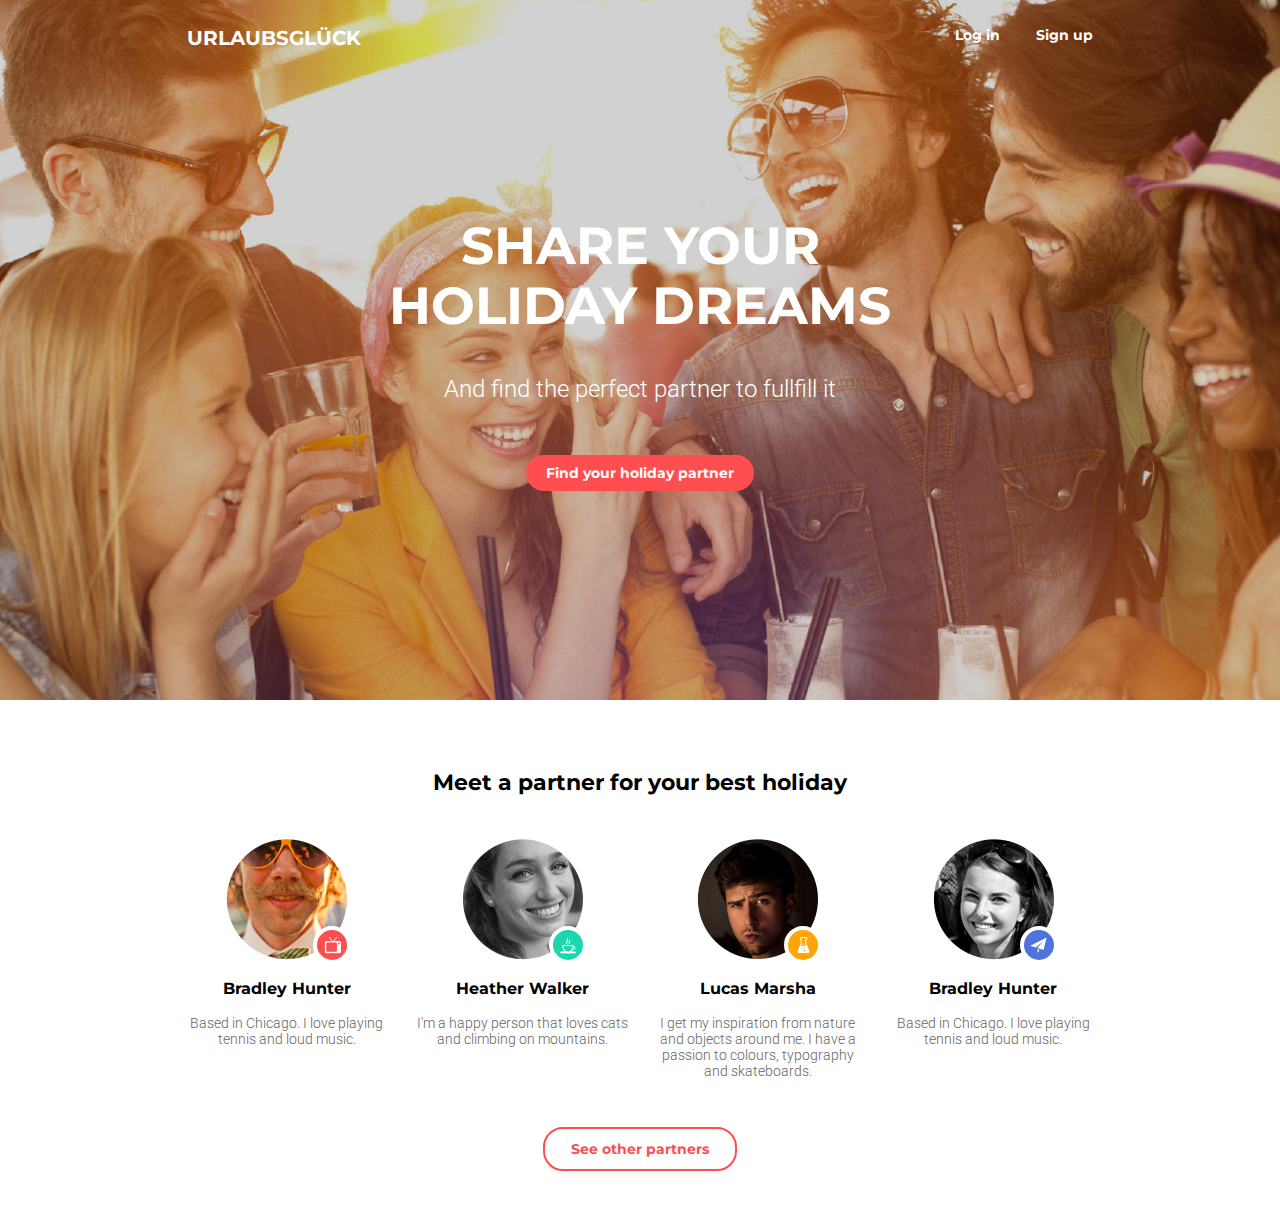
<file: html-css/module-08/index.html>
<!DOCTYPE html>
<html lang="en">
  <head>
    <meta charset="UTF-8" />
    <meta name="viewport" content="width=device-width, initial-scale=1.0" />
    <meta http-equiv="X-UA-Compatible" content="ie=edge" />
    <link rel="stylesheet" href="./css/style.css" />
    <link rel="stylesheet" href="./css/media.css" />
    <link rel="stylesheet" href="./css/normalize.css" />
    <link
      href="https://fonts.googleapis.com/css?family=Montserrat:700|Roboto:300"
      rel="stylesheet"
    />
    <title>Home Work 8</title>
  </head>

  <body>
    <div class="site-background">
      <header class="site-header">
        <nav class="site-nav">
          <ul class="login">
            <li><a href="#" class="login-item">Log in</a></li>
            <li><a href="#" class="login-item sign-up">Sign up</a></li>
          </ul>

          <h1><a href="#" class="logo">URLAUBSGLÜCK</a></h1>
        </nav>
      </header>
      <h2 class="title">Share your holiday dreams</h2>
      <p class="title-description">
        And find the perfect partner to fullfill it
      </p>
      <a href="#" class="search">Find your holiday partner</a>
    </div>
    <main>
      <section class="partners-section container">
        <h4 class="partners-title">Meet a partner for your best holiday</h4>
        <ul class="partners">
          <li class="partners-item one">
            <a href="#" class="partners-link">
              <div class="wrapper-img">
                <img
                  src="./img/face1.png"
                  alt="Bradley Hunter"
                  class="partners-img"
                />
                <div class="icons icon-tv"></div>
              </div>
              <p class="name">Bradley Hunter</p>
              <p class="partners-description">
                Based in Chicago. I love playing tennis and loud music.
              </p>
            </a>
          </li>
          <li class="partners-item two">
            <a href="#" class="partners-link">
              <div class="wrapper-img">
                <img
                  src="./img/face2.png"
                  alt="Lucas Marsha"
                  class="partners-img"
                />
                <div class="icons icon-flask"></div>
              </div>
              <p class="name">Lucas Marsha</p>
              <p class="partners-description">
                I get my inspiration from nature and objects around me. I have a
                passion to colours, typography and skateboards.
              </p>
            </a>
          </li>
          <li class="partners-item three">
            <a href="#" class="partners-link">
              <div class="wrapper-img">
                <img
                  src="./img/face3.png"
                  alt="Heather Walker"
                  class="partners-img"
                />
                <div class="icons icon-cup"></div>
              </div>
              <p class="name">Heather Walker</p>
              <p class="partners-description">
                I'm a happy person that loves cats and climbing on mountains.
              </p>
            </a>
          </li>
          <li class="partners-item four">
            <a href="#" class="partners-link">
              <div class="wrapper-img">
                <img
                  src="./img/face4.png"
                  alt="Bradley Hunter"
                  class="partners-img"
                />
                <div class="icons icon-plane"></div>
              </div>
              <p class="name">Bradley Hunter</p>
              <p class="partners-description">
                Based in Chicago. I love playing tennis and loud music.
              </p>
            </a>
          </li>
        </ul>
        <div class="for_link">
          <a href="#" class="other-partners-link">See other partners</a>
        </div>
      </section>
    </main>
  </body>
</html>
</file>
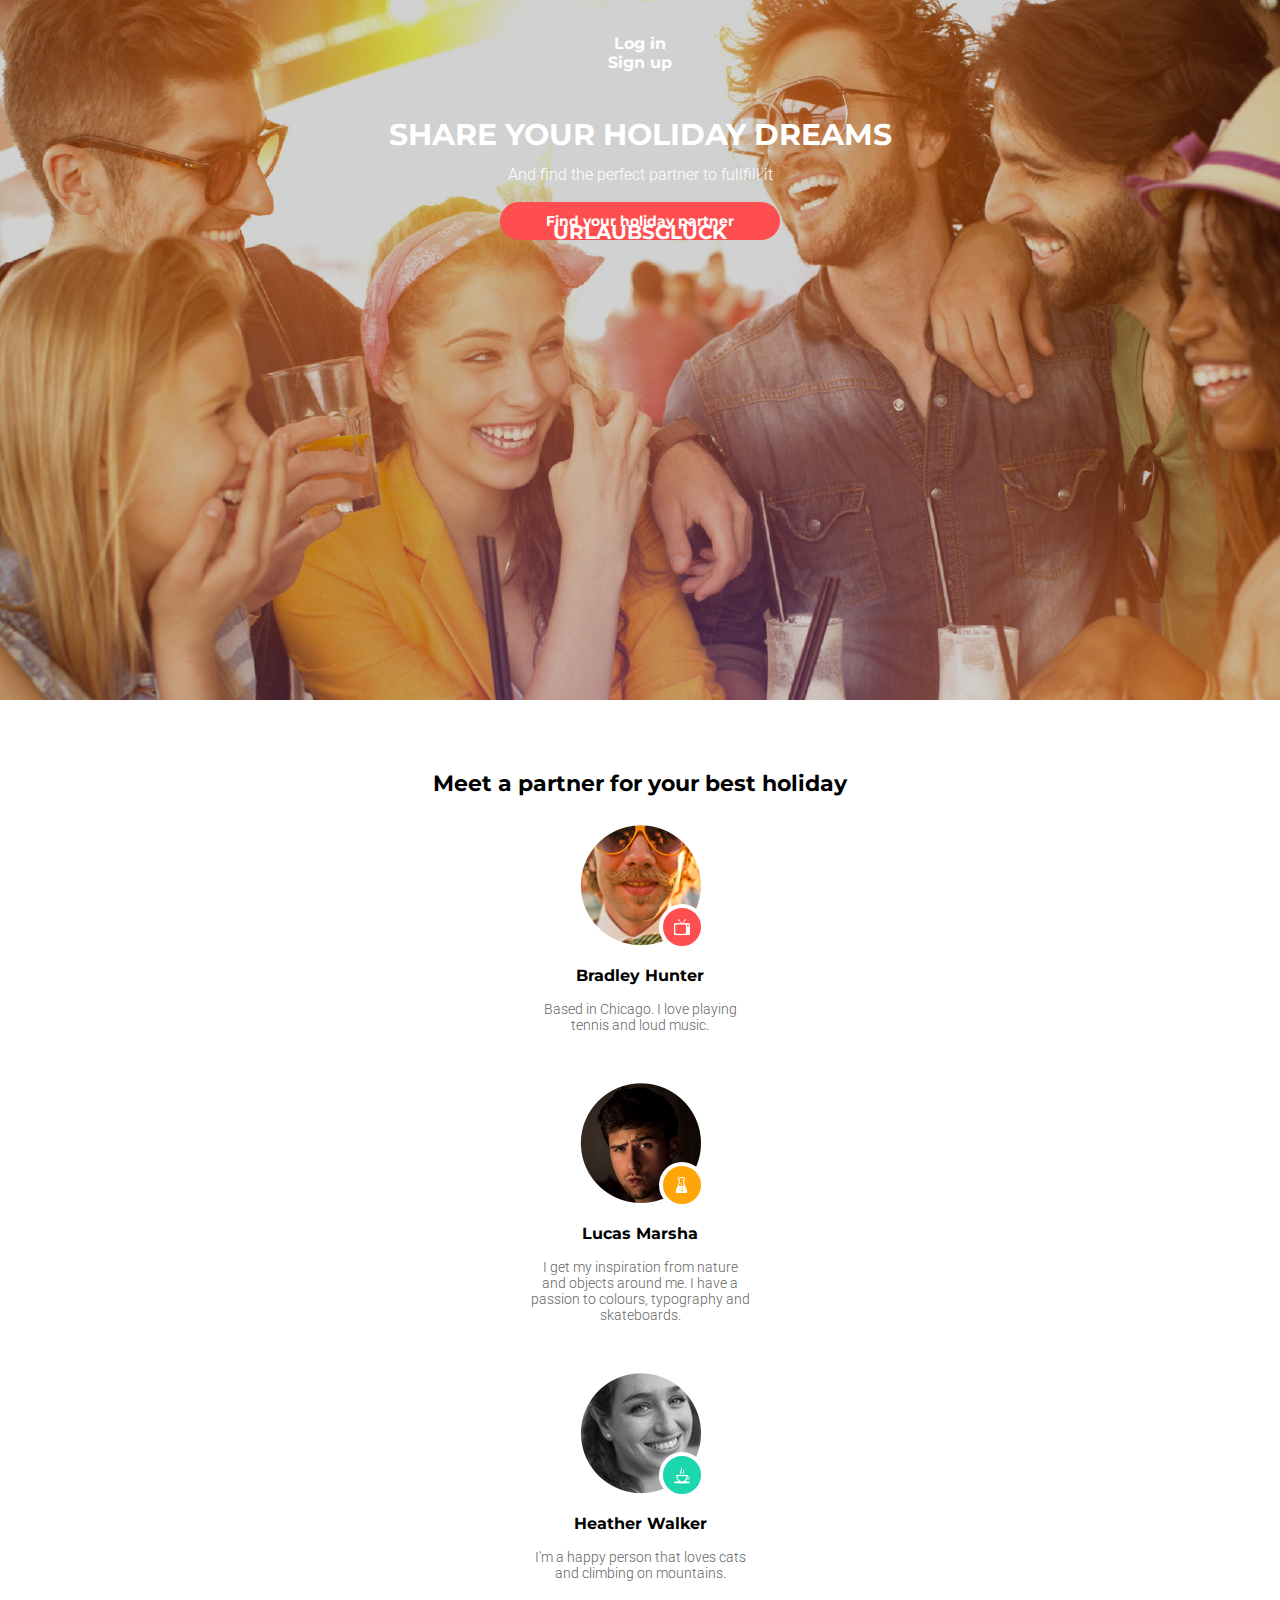
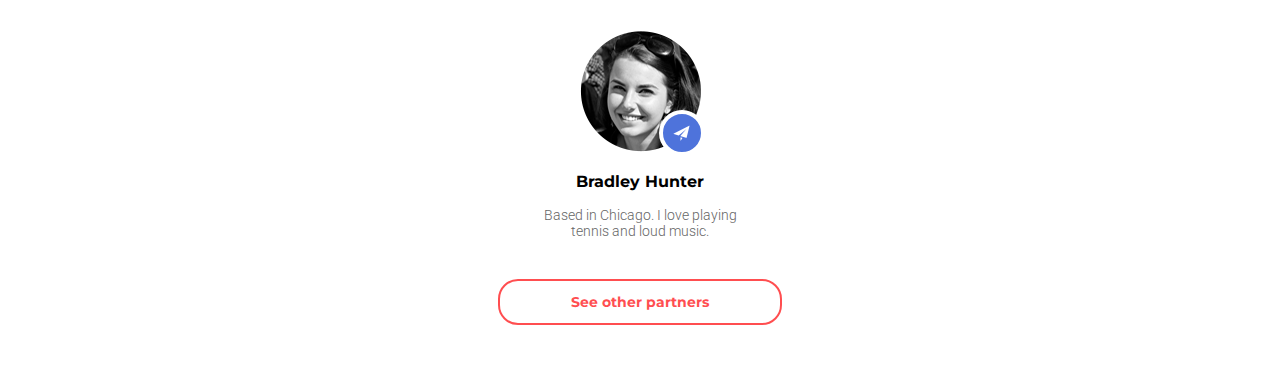
<file: html-css/module-09/index.html>
<!DOCTYPE html>
<html lang="en">
  <head>
    <meta charset="UTF-8" />
    <meta name="viewport" content="width=device-width, initial-scale=1.0" />
    <meta http-equiv="X-UA-Compatible" content="ie=edge" />

    <link
      rel="stylesheet"
      href="https://maxcdn.bootstrapcdn.com/bootstrap/4.0.0-beta.2/css/bootstrap.min.css"
      integrity="sha384-PsH8R72JQ3SOdhVi3uxftmaW6Vc51MKb0q5P2rRUpPvrszuE4W1povHYgTpBfshb"
      crossorigin="anonymous"
    />
    <link rel="stylesheet" href="./css/index.css" />
    <link rel="stylesheet" href="./css/media.css" />
    <link
      href="https://fonts.googleapis.com/css?family=Montserrat:700|Roboto:300"
      rel="stylesheet"
    />
    <title>Home work 9</title>
  </head>

  <body>
    <header class="site-header">
      <div class="container">
        <div class="row">
          <div class="col">
            <nav class="site-nav">
              <div class="row height-site-nav align-items-center">
                <div class="col-sm-4">
                  <ul class="login d-flex justify-content-center">
                    <li><a href="#" class="login-item">Log in</a></li>
                    <li><a href="#" class="login-item sign-up">Sign up</a></li>
                  </ul>
                </div>
                <div class="col-sm-4">
                  <h1><a href="#" class="logo">URLAUBSGLÜCK</a></h1>
                </div>
              </div>
            </nav>
            <h2 class="title">Share your holiday dreams</h2>
            <p class="title-description">
              And find the perfect partner to fullfill it
            </p>
            <a href="#" class="search">Find your holiday partner</a>
          </div>
        </div>
      </div>
    </header>

    <main>
      <div class="container">
        <div class="row">
          <div class="col">
            <section class="partners-section">
              <h4 class="partners-title">
                Meet a partner for your best holiday
              </h4>
              <ul class="partners">
                <li class="partners-item one">
                  <a href="#" class="partners-link">
                    <div class="wrapper-img">
                      <img
                        src="./img/face1.png"
                        alt="Bradley Hunter"
                        class="partners-img"
                      />
                      <div class="icons icon-tv"></div>
                    </div>
                    <p class="name">Bradley Hunter</p>
                    <p class="partners-description">
                      Based in Chicago. I love playing tennis and loud music.
                    </p>
                  </a>
                </li>
                <li class="partners-item two">
                  <a href="#" class="partners-link">
                    <div class="wrapper-img">
                      <img
                        src="./img/face2.png"
                        alt="Lucas Marsha"
                        class="partners-img"
                      />
                      <div class="icons icon-flask"></div>
                    </div>
                    <p class="name">Lucas Marsha</p>
                    <p class="partners-description">
                      I get my inspiration from nature and objects around me. I
                      have a passion to colours, typography and skateboards.
                    </p>
                  </a>
                </li>
                <li class="partners-item three">
                  <a href="#" class="partners-link">
                    <div class="wrapper-img">
                      <img
                        src="./img/face3.png"
                        alt="Heather Walker"
                        class="partners-img"
                      />
                      <div class="icons icon-cup"></div>
                    </div>
                    <p class="name">Heather Walker</p>
                    <p class="partners-description">
                      I'm a happy person that loves cats and climbing on
                      mountains.
                    </p>
                  </a>
                </li>
                <li class="partners-item four">
                  <a href="#" class="partners-link">
                    <div class="wrapper-img">
                      <img
                        src="./img/face4.png"
                        alt="Bradley Hunter"
                        class="partners-img"
                      />
                      <div class="icons icon-plane"></div>
                    </div>
                    <p class="name">Bradley Hunter</p>
                    <p class="partners-description">
                      Based in Chicago. I love playing tennis and loud music.
                    </p>
                  </a>
                </li>
              </ul>
              <div class="for_link">
                <a href="#" class="other-partners-link">See other partners</a>
              </div>
            </section>
          </div>
        </div>
      </div>
    </main>
    <script
      src="https://code.jquery.com/jquery-3.3.1.slim.min.js"
      integrity="sha384-q8i/X+965DzO0rT7abK41JStQIAqVgRVzpbzo5smXKp4YfRvH+8abtTE1Pi6jizo"
      crossorigin="anonymous"
    ></script>
    <script
      src="https://cdnjs.cloudflare.com/ajax/libs/popper.js/1.14.7/umd/popper.min.js"
      integrity="sha384-UO2eT0CpHqdSJQ6hJty5KVphtPhzWj9WO1clHTMGa3JDZwrnQq4sF86dIHNDz0W1"
      crossorigin="anonymous"
    ></script>
    <script
      src="https://stackpath.bootstrapcdn.com/bootstrap/4.3.1/js/bootstrap.min.js"
      integrity="sha384-JjSmVgyd0p3pXB1rRibZUAYoIIy6OrQ6VrjIEaFf/nJGzIxFDsf4x0xIM+B07jRM"
      crossorigin="anonymous"
    ></script>
  </body>
</html>
</file>
<file: test/css/style.css>
* {
  margin: 0;
  padding: 0;
  box-sizing: border-box;
}

*,
*::before,
*::after {
  box-sizing: inherit;
}

img {
  display: block;
  max-width: 100%;
  height: auto;
}
body {
  font-family: "Montserrat", sans-serif;
  font-weight: 700;
}
a {
  text-decoration: none;
}
/* ul,
li {
  display: block;
  margin: 0;
  padding: 0;
} */
.login {
  /* display: inline-block; */
  padding-top: 34px;
  margin-bottom: 136px;
  list-style: none;
  display: flex;
  justify-content: center;
}

.login-item {
  text-decoration: none;
  color: aliceblue;
  border: 2px solid transparent;
  padding-left: 16px;
  padding-right: 16px;
  padding-top: 10px;
  padding-bottom: 10px;
  border-radius: 20px;
}
.login-item:hover {
  text-decoration: none;
  border: 2px solid white;
  border-radius: 20px;
  color: white;
}
.site-background {
  text-align: center;
  width: 320px;
  height: 540px;
  font-size: 14px;
  margin: 0 auto;
  padding: 0;
  color: white;
  background-image: url(../img/background-mobile.jpg);
  background-repeat: no-repeat;
  background-position: center;
  margin-bottom: 70px;
}
/* .site-header {
  text-align: center;
  margin: 0 auto;
  width: 320px;
  height: 540px;
  background-color: rgb(65, 65, 75);
  margin-bottom: 70px;
  color: white;
} */
.logo {
  border: 2px solid transparent;
  font-size: 20px;
  margin: 0;
  padding: 0;
  margin-bottom: 100px;
  color: white;
  padding-left: 16px;
  padding-right: 16px;
  padding-top: 10px;
  padding-bottom: 10px;
}
.logo:hover {
  border: 2px solid white;
  border-radius: 20px;
}
.site-header {
  margin-bottom: 38px;
}
.title {
  text-transform: uppercase;
  margin: 0;
  padding: 0;
  font-size: 30px;
  margin-bottom: 12px;
}
.title-description {
  font-family: "Roboto", sans-serif;
  font-weight: 300;
  width: 55%;
  margin: 0 auto;
  margin-bottom: 18px;
}
.search {
  margin: auto;
  width: 280px;
  display: block;
  text-align: center;
  font-size: 14px;
  text-decoration: none;
  color: white;
  background: #ff4e50;
  padding-top: 10px;
  padding-bottom: 10px;
  /* padding-left: 50px;
    padding-right: 50px; */
  border-radius: 20px;
}
.search:hover {
  box-shadow: 0px -1px 10px 4px #4effbe;
}
.partners-section {
  width: 320px;
  margin: 0 auto;
  padding-bottom: 56px;
  background: blanchedalmond;
}
.partners-title {
  font-size: 22px;
  margin: 0;
  text-align: center;
  margin-bottom: 18px;
}
.partners {
  margin: 0;
  padding: 0;
  text-align: center;

  list-style: none;
  margin-bottom: 30px;
}
.partners-item {
  margin-bottom: 30px;
  padding: 10px;
}
.partners-item:hover {
  box-shadow: 0px 0px 18px #253688;
  border-radius: 60px;
  box-shadow: 0px -1px 10px 4px #4effbe;
}
.partners-link {
  display: block;
}
.wrapper-img {
  width: 121px;
  height: 121px;
  display: block;
  position: relative;
  margin: 0 auto;
  margin-bottom: 20px;
}
.icons {
  width: 38px;
  height: 38px;
  border: 4px solid black;
  border-radius: 50%;
  position: absolute;
  right: -4px;
  bottom: -4px;
}
.name {
  color: black;
  font-size: 13, 97px;
  margin: 0;
  padding: 0;
  margin-bottom: 16px;
}
.partners-description {
  font-family: "Roboto", sans-serif;
  font-weight: 300;
  color: #666666;
  max-width: 220px;
  margin: 0 auto;
  font-size: 14px;
}
.for_link {
  text-align: center;
}
.other-partners-link {
  width: 280px;
  display: block;
  margin: 0 auto;
  font-size: 14px;
  text-decoration: none;
  color: #ff4e50;
  padding-top: 12px;
  padding-bottom: 12px;
  /* padding-left: 68px;
    padding-right: 68px; */
  border: 2px solid #ff4e50;
  border-radius: 20px;
}
.other-partners-link:hover {
  box-shadow: 0px -1px 10px 4px #4effbe;
}
</file>
<file: html-css/cv-english/css/style.css>
html,
body {
  margin: 0;
  padding: 0;
  font-family: 'Literata', serif;
}
h1,
h2,
h3,
h4,
h5,
h6,
/* ul,
li, */
a,
div,
p {
  margin: 0;
  padding: 0;
  font-family: 'Literata', serif;
  font-size: 16px;
  font-weight: 400;
  color: #000000;
  list-style: none;
  text-decoration: none;
  box-shadow: none;
  border: none;
}
img {
  display: block;
  max-width: 100%;
  height: auto;
  animation: img-appear 0.5s linear;
}
/* styles */
.wrapper {
    max-width: 900px;
    margin: 0 auto;
}
.photoAndGeneralInformation {
    display: flex;
    transition: 0.3s ease all;
    margin-bottom: 10px;
    box-sizing: border-box;
    animation: border-appear 1s linear;
    border: 2px solid rgb(156, 150, 150);
}
.photoAndGeneralInformation:hover {
    border: 2px solid #000;
}
.myPhoto {
    max-width: 50%;
}
.textBox {
    padding: 40px;
    width: 100%;
    animation: text-box-appear 0.5s linear;
}
.textBoxItem {
    line-height: 48px;
    display: flex;
    justify-content: space-between;
}
.bolt {
    font-weight: 700;
}
a {
    transition: 0.3s ease all;
}
.photoAndGeneralInformation a {
    color: rgb(201, 12, 28);
    margin-left: 10px;
}
.photoAndGeneralInformation a:hover {
    color: rgb(222, 11, 230);
}
.information {
    animation: informarion-appear 0.5s linear;
    border: 2px solid rgb(164, 171, 201);
    padding: 20px;
    box-sizing: border-box;
    transition: 0.3s ease all;
}
.information:hover {
    border: 2px solid rgb(61, 24, 161);
}
.information p {
    line-height: 38px;
}
.information a{
    color: rgb(68, 68, 250);
}
.information a:hover{
    color: rgb(17, 17, 151);
}
.information .bolt{
    margin-left: 20px;
}
.information p:last-child {
    text-align: center;
}
.skills {
    list-style-type:none;
}
ul.skills li:before {
    content:"\2713\0020";
}
@keyframes img-appear {
    0% {
        transform: translateX(-400px);
        opacity: 0;
    }
    100% {
        transform: translateX(0);
        opacity: 1;
    }
}
@keyframes text-box-appear {
    0% {
        transform: translateX(400px);
        opacity: 0;
    }
    100% {
        transform: translateX(0);
        opacity: 1;
    }
}
@keyframes informarion-appear {
    0% {
        transform: translateY(100%);
        opacity: 0;
    }
    100% {
        transform: translateY(0);
        opacity: 1;
    }
}
@keyframes border-appear {
    0% {
      border: none;
    }
    100% {
        border: 2px solid #000;
    }
}

/* ///////////////////// */

@media (max-width: 900px) {
    p {
        font-size: 14px;
    }
    .photoAndGeneralInformation {
        display: block;
    }
    img {
        margin: 0 auto;
    }
    .myPhoto {
        max-width: 100%;
    }
    .textBox {
        width: auto;
    }
    .information {
        padding: 40px;
    }

}
@media (max-width: 550px) {
    p, li, a {
        font-size: 12px;
    }
    .information {
        padding: 20px;
    }
}
</file>
<file: html-css/cv/css/style.css>
html,
body {
  margin: 0;
  padding: 0;
  font-family: 'Literata', serif;
}
h1,
h2,
h3,
h4,
h5,
h6,
/* ul,
li, */
a,
div,
p {
  margin: 0;
  padding: 0;
  font-family: 'Literata', serif;
  font-size: 16px;
  font-weight: 400;
  color: #000000;
  list-style: none;
  text-decoration: none;
  box-shadow: none;
  border: none;
}
img {
  display: block;
  max-width: 100%;
  height: auto;
  animation: img-appear 0.5s linear;
}
/* styles */
.wrapper {
    max-width: 900px;
    margin: 0 auto;
}
.photoAndGeneralInformation {
    display: flex;
    transition: 0.3s ease all;
    margin-bottom: 10px;
    box-sizing: border-box;
    animation: border-appear 1s linear;
    border: 2px solid rgb(156, 150, 150);
}
.photoAndGeneralInformation:hover {
    border: 2px solid #000;
}
.myPhoto {
    max-width: 50%;
}
.textBox {
    padding: 40px;
    width: 100%;
    animation: text-box-appear 0.5s linear;
}
.textBoxItem {
    line-height: 48px;
    display: flex;
    justify-content: space-between;
}
.bolt {
    font-weight: 700;
}
a {
    transition: 0.3s ease all;
}
.photoAndGeneralInformation a {
    color: rgb(201, 12, 28);
    margin-left: 10px;
}
.photoAndGeneralInformation a:hover {
    color: rgb(222, 11, 230);
}
.information {
    animation: informarion-appear 0.5s linear;
    border: 2px solid rgb(164, 171, 201);
    padding: 20px;
    box-sizing: border-box;
    transition: 0.3s ease all;
}
.information:hover {
    border: 2px solid rgb(61, 24, 161);
}
.information p {
    line-height: 38px;
}
.information a{
    color: rgb(68, 68, 250);
}
.information a:hover{
    color: rgb(17, 17, 151);
}
.information .bolt{
    margin-left: 20px;
}
.information p:last-child {
    text-align: center;
}
.skills {
    list-style-type:none;
}
ul.skills li:before {
    content:"\2713\0020";
}
@keyframes img-appear {
    0% {
        transform: translateX(-400px);
        opacity: 0;
    }
    100% {
        transform: translateX(0);
        opacity: 1;
    }
}
@keyframes text-box-appear {
    0% {
        transform: translateX(400px);
        opacity: 0;
    }
    100% {
        transform: translateX(0);
        opacity: 1;
    }
}
@keyframes informarion-appear {
    0% {
        transform: translateY(100%);
        opacity: 0;
    }
    100% {
        transform: translateY(0);
        opacity: 1;
    }
}
@keyframes border-appear {
    0% {
      border: none;
    }
    100% {
        border: 2px solid #000;
    }
}

/* ///////////////////// */

@media (max-width: 900px) {
    p {
        font-size: 14px;
    }
    .photoAndGeneralInformation {
        display: block;
    }
    img {
        margin: 0 auto;
    }
    .myPhoto {
        max-width: 100%;
    }
    .textBox {
        width: auto;
    }
    .information {
        padding: 40px;
    }

}
@media (max-width: 550px) {
    p, li, a {
        font-size: 12px;
    }
    .information {
        padding: 20px;
    }
}
</file>
<file: html-css/module-03/css/style.css>
html {
    box-sizing: border-box;
  }
  
  *,
  *::before,
  *::after {
    box-sizing: inherit;
  }
  body {
    font-family: 'Playfair Display', serif;
    color: #626262;
    font-size: 11px;
    line-height: 24px;
    font-weight: 400;
  }
  .visually-hidden:not(:focus):not(:active),
  input[type="checkbox"].visually-hidden,
  input[type="radio"].visually-hidden {
    position: absolute;
    width: 1px;
    height: 1px;
    margin: -1px;
    border: 0;
    padding: 0;
    white-space: nowrap;
    clip-path: inset(100%);
    clip: rect(0 0 0 0);
    overflow: hidden;
  }
  .container {
    width: 900px;
    background: white;
    margin: 0 auto;
  }
  .align-nav {
    text-align: center;
    padding: 77px 0 100px 0;
  }
  .features-list {
    list-style: none;
    margin: 0;
    padding: 0;
    font-size: 0;
    margin-bottom: 40px;
  }
  
  .features-list-item:nth-child(2n) {
    margin-right: 0;
  }
  .features-list-item:nth-last-child(-n + 2) {
    margin-bottom: 0;
  }
  
  .features-list-item {
    width: 420px;
    list-style-type: none;
    display: inline-block;
    margin-right: 60px;
    font-size: 14px;
    margin-bottom: 30px;
  }
  .features-list-item h2 {
    font-size: 28px;
  }
  .images {
    margin: 0;
    margin-bottom: 30px;
  }
  .box-title {
    font-size: 10px;
    margin: 0;
    margin-bottom: 40px;
  }
  .box-subtitle {
    font-family: 'Ubuntu', sans-serif;
    font-weight: 300;
    color: #b4ad9e;
    margin: 0px;
    text-transform: uppercase;
    margin-bottom: 30px;
  }
  
  .menu {
    margin: 0;
    padding: 0;
    display: inline-block;
    font-size: 0;
    line-height: 40px;
    color: rgb(68, 20, 20);
    list-style: none;
  }
  .menu li {
    display: inline-block;
    font-size: 14px;
  }
  .menu li:not(:last-child) {
    margin-right: 100px;
  }
  .menu-link {
    display: block;
    text-decoration: none;
    font-size: 14px;
    color: #626262;
    text-transform: uppercase;
  }
  .menu-link:hover {
    color: #03a9f4;
  }
  .menu-link:focus {
    color: #f00a0a;
  }
  .btn-footer {
    display: block;
    font-size: 2em;
    padding: 0.75em 1em;
    margin: 0 auto;
    color: #626262;
    text-decoration: none;
    margin-bottom: 72px;
  }
  .btn-footer:hover {
    background: #d4d2d2;
  }
  .btn-footer:focus {
    background: #ffa2a2;
  }
  .paragraph {
    margin: 0;
  }
</file>
<file: html-css/module-04/css/style.css>
html {
  box-sizing: border-box;
}

*,
*::before,
*::after {
  box-sizing: inherit;
}
body {
  /* font-family: 'Open Sans', sans-serif; */
  font-family: "Roboto", sans-serif;
  /* font-family: "Raleway", "Arial", sans-serif; */
  color: #626262;
  font-size: 11px;
  line-height: 24px;
}
.images {
  display: block;
  max-width: 100%;
  height: auto;
}
.clearfix::after {
  display: table;
  content: "";
  clear: both;
}
.header-title {
  margin: 0 auto;
  font-weight: 900;
  color: #515151;
  font-size: 48px;
  text-transform: uppercase;
  margin-bottom: 100px;
  text-align: center;
  line-height: 48px;
}
.header-title:after {
  content: "";
  display: block;
  width: 164px;
  border-bottom: 6px solid #1abc9c;
  margin: 0 auto;
  margin-top: 30px;
}
.container {
  width: 1110px;
  margin: 0 auto;
  
}
.align-nav {
  padding: 36px 0 100px 0;
}

.featured-products {
  list-style: none;
  margin: 0;
  padding: 0;
}
.products-section {
  padding-bottom: 102px;
}
.featured-products-item:hover .product {
  background: #1abc9c;
}
.featured-products-item:hover .price {
  background: #7fd9c7;
}
.featured-products-item:nth-child(4n) {
  margin-right: 0;
}
.featured-products-item:nth-last-child(-n + 4) {
  margin-bottom: 0;
}

.featured-products-item {
  float: left;
  width: 255px;
  list-style-type: none;
  margin-right: 30px;
  font-size: 14px;
  margin-bottom: 30px;
}

.images {
  margin: 0;
}

.product {
  color: #fff;
  margin: 0px;
  text-transform: uppercase;
  width: 200px;
  height: 40px;
  background: #323232;
  font-size: 18px;
  font-weight: 900;
  line-height: 40px;
  padding-left: 13px;
  float: left;
}
.price {
  color: #fff;
  margin: 0px;
  text-transform: uppercase;
  width: 55px;
  height: 40px;
  background: #8c8c8c;
  font-size: 18px;
  font-weight: 900;
  line-height: 40px;
  padding-left: 13px;
  float: left;
}

.site-logo {
  display: block;
  float: left;
  text-decoration: none;
  font-size: 30px;
  color: #555252;
  text-transform: uppercase;
  font-weight: 300;
}

.site-logo::first-letter {
  color: #1abc9c;
  font-weight: 900;
}
.menu {
  min-height: 14px;
  padding-left: 0;
  font-family: "Open Sans", sans-serif;
  font-weight: 700;
  float: right;
  width: 475px;
  margin: 0;
  color: rgb(68, 20, 20);
  list-style: none;
}
.menu li {
  float: left;
  font-size: 14px;
}
.menu li:not(:last-child) {
  margin-right: 36px;
}

.menu-link {
  display: block;
  text-decoration: none;
  font-size: 14px;
  color: #626262;
  text-transform: uppercase;
}
.menu-link:hover {
  color: #1abc9c;
}
.menu-link:focus {
  color: #f00a0a;
}

.link-news {
  font-weight: 300;
  display: block;
  width: 160px;
  font-size: 16px;
  padding: 0.75em 1em;
  height: 50px;
  color: #ffffff;
  text-decoration: none;
  background: #4ec6ab;
  text-align: center;
  border-radius: 2px;
}
.link-news:hover {
  background: #378d7a;
}
.link-news:focus {
  background: #378d7a;
}
.glasses {
  padding-top: 90px;
}
.news-header {
  font-weight: 900;
  color: #515151;
  font-size: 48px;
  text-transform: uppercase;
  margin-bottom: 100px;
  text-align: center;
  line-height: 48px;
}

.news-header:after {
  content: "";
  display: block;
  width: 164px;
  border-bottom: 6px solid #1abc9c;
  margin: 0 auto;
  margin-top: 30px;
}

.news {
  font-family: "Open Sans", sans-serif;
  list-style: none;
  margin: 0;
  padding: 0;
}
.news-item {
  float: left;
  width: 350px;
  list-style-type: none;
  margin-right: 30px;
}
.news-item:last-child {
  margin-right: 0;
}
.news-title {
  font-weight: 600;
  font-size: 18px;
  margin: 0;
  margin-bottom: 30px;
}
.news-title:after {
  content: "";
  display: block;
  width: 136px;
  border-bottom: 3px solid #1abc9c;
  margin-top: 12px;
}
.news-images {
  margin-bottom: 14px;
}
.news-description {
  font-size: 14px;
  margin: 0px;
  margin-bottom: 20px;
}
.news-section {
  padding-bottom: 30px;
}
</file>
<file: html-css/module-05/css/style.css>
html {
  box-sizing: border-box;
}

*,
*::before,
*::after {
  box-sizing: inherit;
}
body {
  /* font-family: 'Open Sans', sans-serif; */
  font-family: "Roboto", sans-serif;
  /* font-family: "Raleway", "Arial", sans-serif; */
  color: #626262;
  font-size: 11px;
  line-height: 24px;
}
img {
  display: block;
  max-width: 100%;
  height: auto;
}
.container {
  width: 1140px;
  margin: 0 auto;
  padding: 0 15px;
}

.container-products {
  background: #e9f0fd;
  padding-top: 96px;
  padding-bottom: 100px;
}
.clearfix::after {
  display: table;
  content: "";
  clear: both;
}
.site-logo {
  display: block;
  float: left;
  text-decoration: none;
  font-size: 30px;
  color: #555252;
  text-transform: uppercase;
  font-weight: 300;
}

.site-logo::first-letter {
  color: #1abc9c;
  font-weight: 900;
}
.align-nav {
  padding: 36px 0 36px 0;
}

.menu {
  min-height: 14px;
  padding-left: 0;
  font-family: "Open Sans", sans-serif;
  font-weight: 700;
  float: right;
  width: 475px;
  margin: 0;
  color: rgb(68, 20, 20);
  list-style: none;
}
.menu li {
  float: left;
  font-size: 14px;
}
.menu li:not(:last-child) {
  margin-right: 32px;
}

.menu-link {
  display: block;
  text-decoration: none;
  font-size: 14px;
  color: #626262;
  text-transform: uppercase;
}
.menu-link:hover {
  color: #1abc9c;
}
.menu-link:focus {
  color: #f00a0a;
}
.slider {
  background-image: url(../img/slider1.png);
  background-repeat: no-repeat;
  background-position: center;
  position: relative;
  min-height: 600px;
  margin: 0 auto;

  margin-bottom: 0;
}
.slider-title {
  position: relative;
  min-height: 600px;
}
.slider-ctrl {

  display: inline-block;
  border: none;
  position: absolute;
  top: 226px;
  width: 104px;
  height: 104px;
  z-index: 1;
  cursor: pointer;
  opacity: 0.65;
}
.slider-ctrl:hover {
  opacity: 1;
}
.slider-ctrl-prev {
  left: 0;
  background-image: url(../img/slider-ctrl1.png);
}
.slider-ctrl-next {
  right: 0;
  background-image: url(../img/slider-ctrl2.png);
}
.slides {
  margin: 0;
  padding: 0;
  list-style: none;
  position: absolute;
  top: 45%;
  left: 18%;
  transform: translateY(-50%);
  width: 840px;
}
.slides-item {
  position: relative;
}
.slides-title {
  margin: 0;
  padding: 0;
  color: white;
  font-size: 60px;
  line-height: 60px;
  font-weight: 900;
  text-transform: uppercase;
  
}
.slides-sub {
  margin: 0;
  padding: 0;
  font-size: 24px;
  font-weight: 300;
  text-transform: uppercase;
  color: white;
}
.main-title {
  margin: 0 auto;
  font-weight: 900;
  color: #515151;
  font-size: 48px;
  text-transform: uppercase;
  margin-bottom: 100px;
  text-align: center;
  line-height: 48px;
  
}
.main-title:after {
  content: "";
  display: block;
  width: 164px;
  border-bottom: 7px solid rgb(26, 188, 156);
  margin: 0 auto;
  margin-top: 28px;
  
}
.products {
  list-style: none;
  margin: 0;
  padding: 0;
  
}
.products-item {
  position: relative;
  float: left;
  width: 255px;
  list-style-type: none;
  font-size: 14px;
  margin: 0;
  padding: 0;
  margin-right: 30px;
}
.products-item:hover .product {
  background: #1abc9c;
}
.products-item:hover .price {
  background: #7fd9c7;
}
.products-item:last-child {
  margin-right: 0;
}

.product-images {
  margin: 0;
}

.product {
  position: absolute;
  color: #fff;
  margin: 0px;
  text-transform: uppercase;
  width: 200px;
  height: 40px;
  background: #323232;
  font-size: 18px;
  font-weight: 900;
  line-height: 40px;
  padding-left: 13px;
  bottom: 0;
  left: 0;
}
.price {
  position: absolute;
  color: #fff;
  margin: 0px;
  text-transform: uppercase;
  width: 55px;
  height: 40px;
  background: #8c8c8c;
  font-size: 18px;
  font-weight: 900;
  line-height: 40px;
  padding-left: 13px;

  bottom: 0;
  right: 0;
}

.site-footer {
  padding: 0;
  margin: 0;
  margin: auto;
  background: #323232;
}
.text-footer {
  margin: 0;
  padding: 0;
  font-family: "Open Sans", sans-serif;
  font-weight: 400;
  font-size: 16px;
  text-align: center;
  color: #fefefe;
  line-height: 90px;
}
.author {
  text-decoration: none;
  font-size: 16px;
  color: #46bfa9;
  display: inline-block;
}
.rectangle {
  position: absolute;
  top: 10px;
  left: 10px;
  padding: 80px 25px 74px 34px;
  background-color: rgba(0, 0, 0, 0.549);
  opacity: 0;
  width: 235px;
  height: 261px;
}
.products-item:hover .rectangle {
  opacity: 1;
}
.rectangle:hover .product {
  background: #1abc9c;
}
.rectangle:hover .price {
  background: #7fd9c7;
}
.actions {
  margin: 0;
  padding: 0;
  list-style: none;
}
.actions-item {
float: left;
margin-bottom: 8px;
}
.links {
  display: block;
  width: 50px;
  height: 50px;
  border-width: 1px;
  border-color: rgb(255, 255, 255);
  border-style: solid;
  background-repeat: no-repeat;
  background-position: center;
  margin-right: 8px;
}

.heart {
  background-image: url(../img/2.png);
}
.arrows {
  background-image: url(../img/1.png);
}
.clock {
  background-image: url(../img/3.png);
}
.links::not(:last-child) {
  margin-right: 8px;
}
.actions-item-basket {
  width: 166px;
  height: 50px;
  border-width: 1px;
  border-color: rgb(255, 255, 255);
  border-style: solid;
  background-repeat: no-repeat;
  background-position: 17px center;
  background-image: url(../img/4.png);
  background-color: #323232;
}
.actions-item:hover .links {
  background-color: #1abc9c;
  border: none;
}
.actions-item-basket:hover {
  background-color: #1abc9c;
  border: none;
}

.basket {
  font-family: "Open Sans", sans-serif;
  text-decoration: none;
  font-size: 14px;
  text-transform: uppercase;
  color: #fff;
  padding-left: 60px;
  line-height: 50px;
}
</file>
<file: html-css/module-06/css/style.css>
html {
  box-sizing: border-box;
}

*,
*::before,
*::after {
  box-sizing: inherit;
}
body {
  font-family: "Roboto", "Montserrat", "PT+Sans", "Kaushan+Script", sans-serif;
}

a {
  text-decoration: none;
}

img {
  display: block;
  max-width: 100%;
  height: auto;
}
.container {
  width: 1200px;
  margin: 0 auto;
  padding: 0;
}
.page-nav {
  padding-top: 18px;
  justify-content: space-between;
  display: flex;
  align-items: baseline;
}
.site-logo {
  font-family: "Montserrat", sans-serif;
  font-weight: 700;
  display: block;
  text-decoration: none;
  font-size: 30px;
  color: #95e1d3;
}

.site-navigation {
  /* position: relative; */
  display: flex;
  justify-content: space-between;
  font-family: "Montserrat", sans-serif;
  font-weight: 400;
  font-size: 14px;
  width: 490px;
  margin: 0;
  padding: 0;
  list-style: none;
}
.site-navigation-item {
  color: #95e1d3;
  display: block;
  text-decoration: none;
  text-transform: uppercase;
  transition: all 0.2s linear;
}
.site-navigation-item::after {
  content: "";
  display: block;
  margin-top: 10px;
  background-color: #f38181;
  height: 3px;
  transform: scaleX(0);
  transition: all 0.2s linear;
}

.site-navigation-item:hover {
  color: #f38181;
}
.site-navigation-item:hover::after {
  transform: scaleX(1);
}
.site-navigation-item:focus {
  color: #f00a0a;
}
.class-header {
  margin-bottom: 122px;
}
.nice-font {
  margin: 0 auto;
  font-family: "Kaushan Script", cursive;
  color: #333333;
  font-size: 24px;
  text-align: center;
  margin-bottom: 10px;
}
.nice-font::first-letter {
  text-transform: uppercase;
}
.work-title {
  font-family: "Montserrat", sans-serif;
  font-weight: 700;
  margin: 0 auto;
  color: #333333;
  font-size: 30px;
  text-transform: uppercase;
  text-align: center;
  margin-bottom: 104px;
}
.work-title:after {
  content: "";
  display: block;
  width: 60px;
  border-bottom: 3px solid #f38181;
  margin: auto;
  margin-top: 40px;
}
.our-work {
  display: flex;
  flex-wrap: wrap;
  justify-content: space-between;
  list-style: none;
  margin: 0;
  margin-bottom: 90px;
  padding: 0;
}
.our-work-item {
  display: flex;
  justify-content: space-between;
  width: 382px;
  list-style-type: none;
  font-size: 14px;
  margin: 0;
  padding: 0;
}

.service {
  font-family: "Montserrat", sans-serif;
  text-transform: uppercase;
  font-size: 14px;
  font-weight: 400;
}
.text-service {
  font-family: "Roboto", sans-serif;
  font-size: 15px;
  font-weight: 400;
}
.text-for-our-work {
  width: 302px;
}
.icon-clock {
  background-image: url(../img/ALARM.png);
  margin: 0 auto;
  background-repeat: no-repeat;
  margin-top: 14px;
  background-position: top;
  margin-bottom: 0;
  width: 80px;
}
.icon-line_graph {
  background-image: url(../img/LINE_GRAPH.png);
  margin: 0 auto;
  background-repeat: no-repeat;
  margin-top: 14px;
  background-position: top;
  margin-bottom: 0;
  width: 80px;
}
.icon-computer {
  background-image: url(../img/comp.png);
  margin: 0 auto;
  text-align: center;
  background-repeat: no-repeat;
  margin-top: 14px;
  background-position: top;
  margin-bottom: 0;
  width: 80px;
}
.icon-book {
  background-image: url(../img/BOOK2.png);
  margin: 0 auto;
  text-align: center;
  background-repeat: no-repeat;
  margin-top: 14px;
  background-position: top;
  margin-bottom: 0;
  width: 80px;
}
.icon-home {
  background-image: url(../img/HOME.png);
  margin: 0 auto;
  text-align: center;
  background-repeat: no-repeat;
  margin-top: 14px;
  background-position: top;
  margin-bottom: 0;
  width: 80px;
}
.icon-square {
  background-image: url(../img/square.png);
  margin: 0 auto;
  text-align: center;
  background-repeat: no-repeat;
  margin-top: 14px;
  background-position: top;
  margin-bottom: 0;
  width: 80px;
}
.team-title {
  font-family: "Montserrat", sans-serif;
  font-weight: 700;
  margin: 0 auto;
  color: #333333;
  font-size: 30px;
  text-transform: uppercase;
  text-align: center;
  margin-bottom: 86px;
}
.team-title:after {
  content: "";
  display: block;
  width: 60px;
  border-bottom: 3px solid #f38181;
  margin: auto;
  margin-top: 40px;
}
.our-team {
  margin-bottom: 86px;
}
.text-our-team {
  margin: 0 auto;
  width: 980px;
  font-family: "Roboto", sans-serif;
  font-weight: 400;
  color: #999999;
  font-size: 15px;
  text-align: center;
  margin-bottom: 94px;
}
.workers-cards {
  display: flex;
  justify-content: space-between;
  list-style: none;
  margin: 0;
  padding: 0;
  /* position: relative; */
}
.workers-cards-item {
  position: relative;
  width: 380px;
  list-style-type: none;
  text-align: center;

}

.images {
  /* position: relative; */
  transition: all 0.2s linear;
  margin-bottom: 30px;
}
.full-name {
  margin: 0;
  padding: 0;
  font-family: "Montserrat", sans-serif;
  font-size: 14px;
  font-weight: 400;
  color: #333333;
  margin-bottom: 12px;
}
.post {
  font-family: "Roboto", sans-serif;
  font-size: 15px;
  font-weight: 300;
  color: #999999;
  margin: 0;
  padding: 0;
}

.copyright {
  font-family: "Montserrat", sans-serif;
  font-weight: 400;
  font-size: 14px;
  margin-left: -15px;
}
.email-btn {
  display: block;
  height: 40px;
  width: 150px;
  background: #95e1d3;
  text-decoration: none;
  border: none;
  font-weight: 400;
  color: #ffffff;
  text-transform: uppercase;
}
.email-btn:hover {
  background: #8cd4c7;
  transition: all 0.2s linear;
}
.form-email {
  display: flex;
}
.site-footer {
  display: flex;
  /* position: relative; */
  justify-content: space-between;
  border-top: 1px solid rgb(229, 229, 229);
  padding-top: 12px;
}
.autor-link {
  text-decoration: none;
  font-size: 16px;
  color: #f38181;
  display: inline-block;
}
input {
  height: 40px;
  width: 300px;
  font-size: 15px;
  padding: 14px 0 12px 12px;
  border: 1px solid #e7e7e7;
  background: #f6f6f6;
}
.copyright-sign {
  position: absolute;
  left: -15px;
}

.rectangle {
  display: flex;
  align-items: center;
  justify-content: center;
  position: absolute;
  top: 0px;
  background-image: -moz-linear-gradient(
    90deg,
    rgba(252, 227, 138, 0.9) 0%,
    rgba(243, 129, 129, 0.9) 90%
  );
  background-image: -webkit-linear-gradient(
    90deg,
    rgba(252, 227, 138, 0.9) 0%,
    rgba(243, 129, 129, 0.9) 90%
  );
  background-image: -ms-linear-gradient(
    90deg,
    rgba(252, 227, 138, 0.9) 0%,
    rgba(243, 129, 129, 0.9) 90%
  );
  opacity: 0;
  width: 380px;
  height: 470px;
  transition: all 0.2s linear;
}

.workers-cards-item:hover .images {
  transform: translate(-10px, -10px);
  box-shadow: 10px 10px 0 #95e1d3;
}
.workers-cards-item:hover .rectangle {
  opacity: 1;
  transform: translate(-10px, -10px);
}
/* ===========================icons network=============================*/
.icons {
  display: flex;
  width: 56px;
  height: 56px;
  background: #fce38a;
  background-repeat: no-repeat;
  background-position: center;
}
.social-net-item:not(:last-child) {
  border-right-width: 1px;
  border-right-color: #f9bd87;
  border-right-style: solid;
}
.social-net {
  display: flex;
  margin: 0;
  padding: 0;
  list-style: none;
}
.social-net-item:hover .icons {
  background-color: #95e1d3;
}
.fb {
  background-image: url(../img/facebook.png);
}
.twitter {
  background-image: url(../img/twitter.png);
}
.pinterest {
  background-image: url(../img/pinterest.png);
}
.instagram {
  background-image: url(../img/instagram.png);
}
</file>
<file: html-css/module-07/css/style.css>
html {
  box-sizing: border-box;
}

*,
*::before,
*::after {
  box-sizing: inherit;
}

a {
  text-decoration: none;
}

img {
  display: block;
  max-width: 100%;
  height: auto;
}
/* montserrat-regular - latin */
@font-face {
  font-family: "Montserrat";
  font-style: normal;
  font-weight: 400;
  src: local("Montserrat Regular"), local("Montserrat-Regular"),
    url("../fonts/montserrat-v12-latin-regular.woff2") format("woff2"),
    /* Chrome 26+, Opera 23+, Firefox 39+ */
      url("../fonts/montserrat-v12-latin-regular.woff") format("woff"); /* Chrome 6+, Firefox 3.6+, IE 9+, Safari 5.1+ */
}
/* montserrat-700 - latin */
@font-face {
  font-family: "Montserrat";
  font-style: Bold;
  font-weight: 700;
  src: local("Montserrat Bold"), local("Montserrat Bold"),
    url("../fonts/montserrat-v12-latin-700.woff2") format("woff2"),
    /* Chrome 26+, Opera 23+, Firefox 39+ */
      url("../fonts/montserrat-v12-latin-700.woff") format("woff"); /* Chrome 6+, Firefox 3.6+, IE 9+, Safari 5.1+ */
}
@font-face {
  font-family: "WisdomScript";
  font-style: normal;
  font-weight: 400;
  src: local("WisdomScript Regular"), local("WisdomScript-Regular"),
    url("../fonts/Wisdom-Script-AI.woff2") format("woff2"),
    /* Chrome 26+, Opera 23+, Firefox 39+ */
      url("../fonts/Wisdom-Script-AI.woff") format("woff"); /* Chrome 6+, Firefox 3.6+, IE 9+, Safari 5.1+ */
}
@font-face {
  font-family: "droidserif";
  font-style: italic;
  font-weight: 400;
  src: local("droidserif italic"), local("droidserif italic"),
    url("../fonts/droidserifitalic.woff2") format("woff2"),
    /* Chrome 26+, Opera 23+, Firefox 39+ */
      url("../fonts/droidserifitalic.woff") format("woff"); /* Chrome 6+, Firefox 3.6+, IE 9+, Safari 5.1+ */
}
@font-face {
  font-family: "RobotosLab";
  font-style: normal;
  font-weight: 400;
  src: local("RobotosLab Regular"), local("RobotosLab Regular"),
    url("../fonts/robotoslabregular.woff2") format("woff2"),
    /* Chrome 26+, Opera 23+, Firefox 39+ */
      url("../fonts/robotoslabregular.woff") format("woff"); /* Chrome 6+, Firefox 3.6+, IE 9+, Safari 5.1+ */
}
.container {
  width: 940px;
  margin: 0 auto;
  padding: 0;
}
.class-header {
  margin-bottom: 120px;
}
.page-nav {
  padding-top: 46px;
  justify-content: space-between;
  display: flex;
  align-items: baseline;
}
.site-logo {
  font-family: "WisdomScript";
  font-style: normal;
  font-weight: 400;
  display: block;
  text-decoration: none;
  font-size: 26px;
  color: #fed136;
}
.site-navigation {
  display: flex;
  justify-content: space-between;
  font-family: "Montserrat";
  font-style: normal;
  font-weight: 400;
  font-size: 14px;
  width: 480px;
  margin: 0;
  padding: 0;
  list-style: none;
}
.site-navigation-item {
  color: #222222;
  display: block;
  text-decoration: none;
  text-transform: uppercase;
}

.site-navigation-item:hover {
  color: #fed136;
}
.site-navigation-item:focus {
  color: #f00a0a;
}
.main-tittle {
  line-height: 40px;
  margin: 0;
  padding: 0;
  font-family: "Montserrat";
  font-style: Bold;
  font-weight: 700;
  margin: 0 auto;
  color: #222222;
  font-size: 40px;
  text-transform: uppercase;
  text-align: center;
  margin-bottom: 18px;
}
.main-tittle-description {
  font-family: "droidserif";
  font-style: italic;
  font-weight: 400;
  margin: 0;
  padding: 0;
  margin: 0 auto;
  color: #777777;
  font-size: 16px;
  text-align: center;
  margin-bottom: 80px;
}
.services {
  display: flex;
  justify-content: space-between;
  text-align: center;
  margin: 0;
  padding: 0;
  list-style: none;
  margin-bottom: 102px;
}
.services_item {
  width: 290px;
}
.services_item::before {
  content: "";
  display: block;
  height: 70px;
  width: 70px;
  border: 3px solid #fed136;
  border-radius: 50%;
  margin: 0 auto;
  background-repeat: no-repeat;
  background-position: center;
}
.icon-basket::before {
  background-image: url(../img/Icon-Basket.png);
}
.icon-desk::before {
  background-image: url(../img/Icon-Laptop.png);
}
.icon-lock::before {
  background-image: url(../img/Icon-Locked.png);
}
.services_name {
  margin: 0;
  padding: 0;
  margin-top: 26px;
  font-family: "Montserrat";
  font-style: Bold;
  font-weight: 700;
  font-size: 18px;
  color: #222222;
  margin-bottom: 20px;
}

.services_description {
  margin: 0;
  padding: 0;
  font-family: "RobotosLab";
  font-style: normal;
  font-weight: 400;
  font-size: 14px;
  color: #777777;
}
.contuct-us_description {
  font-family: "droidserif";
  font-style: italic;
  font-weight: 400;
  font-size: 16px;
  color: #777777;
  text-align: center;
  margin-bottom: 78px;

}
.form1 {
  height: 674px;
  background: #222222;
  background-image: url(../img/map-image.png);
  background-repeat: no-repeat;
  background-position: right;
}
.button-form {
  font-family: "Montserrat";
  font-style: Bold;
  font-weight: 700;
  color: white;
  font-size: 18px;
  display: block;
  height: 66px;
  width: 240px;
  margin: 10px auto;
  padding: 0 10px;
  background-color: #fed136;
  box-shadow: var(--white-alfa1);
  border-radius: 3px;
  text-transform: uppercase;
}
.button-form:hover {
  box-shadow: var(--black-alfa1);
  opacity: 0.9;
  cursor: pointer;
}


input {
  height: 54px;
  width: 454px;
  line-height: 54px;
  padding-left: 20px;
  border: 1px solid #e7e7e7;
  border-radius: 2px;
  color: green;
  font-family: "Montserrat";
  font-style: Bold;
  font-weight: 700;
  font-size: 40px;
}
.edit1 {
  color: black;
  font-family: "Montserrat";
  font-style: Bold;
  font-weight: 700;
  font-size: 14px;

}

input::placeholder {
  font-family: "Montserrat";
  font-style: Bold;
  font-weight: 700;
  color: #bbbbbb;
  font-size: 14px;
}
input:focus {
  font-family: "Montserrat";
  font-style: Bold;
  font-weight: 700;
  color: #000000;
  font-size: 14px;
}
input:valid {
  outline-color: green;
}
input:invalid {
  outline-color: red;
}

textarea {
  margin-left: 0;
  padding-left: 18px;
  padding-top: 18px;
  border: 1px solid #e7e7e7;
  border-radius: 2px;
  height: 212px;
  width: 454px;
  margin-right: 0;
}
textarea:valid {
  outline-color: green;
}
textarea:invalid {
  outline-color: red;
}
textarea::placeholder {
  font-family: "Montserrat";
  font-style: Bold;
  font-weight: 700;
  color: #bbbbbb;
  font-size: 14px;
}
textarea:focus {
  font-family: "Montserrat";
  font-style: Bold;
  font-weight: 700;
  color: #000000;
  font-size: 14px;
}
.contact {
  margin: 0;
  padding: 0;
  font-family: "Montserrat";
  font-style: Bold;
  font-weight: 700;
  padding-top: 110px;
  color: white;
  font-size: 40px;
  text-transform: uppercase;
  text-align: center;
  margin-bottom: 26px;
}

.application_form_list {
  margin: 0;
  padding: 0;
  display: flex;
  flex-direction: column;
  height: 212px;
  width: 454px;
  justify-content: space-between;
  list-style: none;
}

.form_align {
  display: flex;
  width: 940px;
  margin: 0 auto;
  justify-content: space-between;
  margin-bottom: 30px;
}
</file>
<file: html-css/module-08/css/style.css>
html {
  box-sizing: border-box;
}

*,
*::before,
*::after {
  box-sizing: inherit;
}

a {
  text-decoration: none;
}

img {
  display: block;
  max-width: 100%;
  height: auto;
}
/* font-family: 'Montserrat', sans-serif;
font-family: 'Roboto', sans-serif; */
body {
  font-family: "Montserrat", sans-serif;
  font-weight: 700;
}
.container {
  width: 320px;
  margin: 0 auto;
}
.site-background {
  text-align: center;
  width: 320px;
  height: 540px;
  font-size: 14px;
  margin: 0 auto;
  padding: 0;
  color: white;
  background-image: url(../img/background-mobile.jpg);
  background-repeat: no-repeat;
  background-position: center;
  margin-bottom: 70px;
}

.login {
  margin: 0;
  padding: 0;
  padding-top: 34px;
  list-style: none;
  margin-bottom: 136px;
  display: flex;
  justify-content: center;
}

.login-item {
  display: block;
  margin: 0;
  text-decoration: none;
  color: white;
  padding-left: 16px;
  padding-right: 16px;
  padding-top: 10px;
  padding-bottom: 10px;
  border: 2px solid transparent;
  border-radius: 20px;
}
.login-item:hover {
  border: 2px solid white;
  border-radius: 20px;
}
.logo:hover {
  border: 2px solid white;
  border-radius: 20px;
}
.sign-up {
  margin-right: 0;
}
.logo {
  border: 2px solid transparent;
  font-size: 20px;
  margin: 0;
  padding: 0;
  margin-bottom: 38px;
  color: white;
  padding-left: 16px;
  padding-right: 16px;
  padding-top: 10px;
  padding-bottom: 10px;
}
.search:hover {
  box-shadow: 0px -1px 10px 4px #4effbe;
}
.other-partners-link:hover {
  box-shadow: 0px -1px 10px 4px #4effbe;
}
.title {
  text-transform: uppercase;
  margin: 0;
  padding: 0;
  font-size: 30px;
  margin-bottom: 12px;
}
.title-description {
  font-family: "Roboto", sans-serif;
  font-weight: 300;
  width: 55%;
  margin: 0 auto;
  margin-bottom: 18px;
}
.search {
  margin: auto;
  width: 280px;
  display: block;
  text-align: center;
  font-size: 14px;
  text-decoration: none;
  color: white;
  background: #ff4e50;
  padding-top: 10px;
  padding-bottom: 10px;
  /* padding-left: 50px;
  padding-right: 50px; */
  border-radius: 20px;
}
/* a:hover {
  box-shadow: 0px -1px 10px 4px #4effbe;
} */
a:focus {
  color: red;
}
.partners-title {
  font-size: 22px;
  margin: 0;
  text-align: center;
  margin-bottom: 18px;
}
.partners {
  margin: 0;
  padding: 0;
  text-align: center;

  list-style: none;
  margin-bottom: 30px;
}
.partners-item {
  margin-bottom: 30px;
  padding: 10px;
}
.partners-section {
  padding-bottom: 56px;
}

.partners-item:hover {
  box-shadow: 0px 0px 18px #253688;
  border-radius: 60px;
  box-shadow: 0px -1px 10px 4px #4effbe;
}
.name {
  color: black;
  font-size: 13, 97px;
  margin: 0;
  padding: 0;
  margin-bottom: 16px;
}
.wrapper-img {
  width: 121px;
  height: 121px;
  display: block;
  position: relative;
  margin: 0 auto;
  margin-bottom: 20px;
}
.partners-description {
  font-family: "Roboto", sans-serif;
  font-weight: 300;
  color: #666666;
  max-width: 220px;
  margin: 0 auto;

  font-size: 14px;
}
.partners-link {
  display: block;
}
.other-partners-link {
  width: 280px;
  display: block;
  margin: 0 auto;
  font-size: 14px;
  text-decoration: none;
  color: #ff4e50;
  padding-top: 12px;
  padding-bottom: 12px;
  /* padding-left: 68px;
  padding-right: 68px; */
  border: 2px solid #ff4e50;
  border-radius: 20px;
}
.for_link {
  text-align: center;
}
.icons {
  width: 38px;
  height: 38px;
  border: 4px solid white;
  border-radius: 50%;
  position: absolute;
  right: -4px;
  bottom: -4px;
}
.icon-tv {
  background: #ff4e50;
  background-image: url(../img/icon-tv.png);
  background-repeat: no-repeat;
  background-position: center;
}
.icon-flask {
  background: #ffa507;
  background-image: url(../img/icon-flask.png);
  background-repeat: no-repeat;
  background-position: center;
}
.icon-cup {
  background: #1cd7ad;
  background-image: url(../img/icon-cup.png);
  background-repeat: no-repeat;
  background-position: center;
}
.icon-plane {
  background: #4e73db;
  background-image: url(../img/icon-plane.png);
  background-repeat: no-repeat;
  background-position: center;
}
</file>
<file: html-css/module-08/css/media.css>
@media screen and (max-width: 747px) {
}
@media screen and (min-width: 748px) {
  .site-nav {
    display: flex;
    justify-content: space-between;
    flex-direction: row-reverse;
    align-items: center;
  }
  .two {
    order: 3;
  }
  .three {
    order: 2;
  }
  .four {
    order: 4;
  }
  .search {
  width: 228px;
  }
  .other-partners-link {
    width: 194px;
  }
  .site-header {
    /* display: flex;
    justify-content: space-between;
    flex-direction: row-reverse; */
    width: 670px;
    margin: 0 auto;
    /* align-items: center; */
    height: 116px;
    margin-bottom: 100px;
  }
  .site-background {
    width: 100%;
    background-image: url(../img/background-tablet2.jpg);
    height: 700px;

  }
  .login {
    margin: 0;
    padding: 0;
    margin-bottom: 0;
    padding-top: 0;
  }
  .title {
    margin: 0 auto;
    margin-bottom: 40px;
    font-size: 52px;
    width: 550px;
  }
  .title-description {
    margin-bottom: 52px;
    font-size: 24px;
  }
  .partners-title {
    margin-bottom: 34px;
  }
  .container {
    width: 492px;
  }
  .partners {
    display: flex;
    flex-wrap: wrap;
    /* flex-direction: column; */
    align-content: space-between;
    /* height: 540px; */
    margin-bottom: 38px;
  }
  .partners-item:nth-child(odd) {
    margin-bottom: 50px;
  }
  .partners-item:nth-child(even) {
    margin-bottom: 0;
  }
  .logo {
    margin-bottom: 0;
  }
}
@media screen and (min-width: 942px) {
  .other-partners-link {
    width: 194px;
  }
  .site-background {
    width: 100%;
    background-image: url(../img/background-desktop.jpg);
    height: 700px;
    
  }
  .container {
    width: 942px;
  }
  .partners {
    display: flex;
    flex-wrap: nowrap;
    margin-bottom: 38px;
    justify-content: space-between;
    flex-direction: row;
  }
  .partners-item:nth-child(odd) {
    margin-bottom: 0;
  }
  .site-header {
    width: 942px;
  }
  .partners-item:nth-of-type(1) {
    order: 0;
}
.partners-item:nth-of-type(2) {
    order: 3;
    margin-bottom: 0;
}
.partners-item:nth-of-type(3) {
    order: 2;
}
.partners-item:nth-of-type(4) {
    order: 4;
    margin-bottom: 0;
}
}
</file>
<file: html-css/module-09/css/index.css>
* {
   margin: 0;
   padding: 0;
   box-sizing: border-box;
}
  
*,
*::before,
*::after {
  box-sizing: inherit;
}

img {
   display: block;
   max-width: 100%;
   height: auto;
}
body {
   font-family: "Montserrat", sans-serif;
   font-weight: 700;
}
a {
   text-decoration: none;
}
ul, li {
   display: block;
   margin: 0;
   padding: 0;
}

/*============= HEADER =============*/
.login {
   padding-top: 34px;
   list-style: none;
   margin-bottom: 136px;
   list-style: none;
 }
 
 .login-item {
   color: white;
   border: 2px solid transparent;
   padding-left: 16px;
   padding-right: 16px;
   padding-top: 10px;
   padding-bottom: 10px;
   border-radius: 20px;
 }
 .login-item:hover {
   text-decoration: none;
   border: 2px solid white;
   border-radius: 20px;
   color: white;
   
 }
 .site-header {
   text-align: center;
   margin: 0 auto;
   width: 320px;
   height: 540px;
   color: white;
   background-image: url(../img/background-mobile.jpg);
   background-repeat: no-repeat;
   background-position: center;
   margin-bottom: 70px;
 }
 .logo:hover {
   color: white;
  text-decoration: none;
  border: 2px solid white;
  border-radius: 20px;
  
}
 .logo {
   border: 2px solid transparent;
   font-size: 20px;
   margin: 0;
   padding: 0;
   margin-bottom: 38px;
   color: white;
   padding-left: 16px;
   padding-right: 16px;
   padding-top: 10px;
   padding-bottom: 10px;
 }
 .title {
   text-transform: uppercase;
   margin: 0;
   padding: 0;
   font-size: 30px;
   margin-bottom: 12px;
 }
 .title-description {
   font-family: "Roboto", sans-serif;
   font-weight: 300;
   width: 55%;
   margin: 0 auto;
   margin-bottom: 18px;
 }
 .search {
   margin: auto;
   width: 280px;
   display: block;
   text-align: center;
   font-size: 14px;
   text-decoration: none;
   color: white;
   background: #ff4e50;
   padding-top: 10px;
   padding-bottom: 10px;
   border-radius: 20px;
 }
 a:focus {
   color: red;
 }
 .search:hover {
   text-decoration: none;
   color: white;
   box-shadow: 0px -1px 10px 4px #4effbe;
 }
 /* ==================main ===============*/
 .partners-section {
    text-align: center;
   width: 320px;
   margin: 0 auto;
   padding-bottom: 56px;
 }
 .partners-title {
   font-size: 22px;
   margin-bottom: 18px;
 }
 .partners {
   margin: 0;
   padding: 0;
   list-style: none;
   margin-bottom: 30px;
 }
 .partners-item {
   margin-bottom: 30px;
   padding: 10px;
 }
 .partners-link {
   display: block;
 }
 .wrapper-img {
   width: 121px;
   height: 121px;
   display: block;
   position: relative;
   margin: 0 auto;
   margin-bottom: 20px;
 }
 .icons {
   width: 38px;
   height: 38px;
   border: 4px solid white;
   border-radius: 50%;
   position: absolute;
   right: -4px;
   bottom: -4px;
 }
 .icon-tv {
   background: #ff4e50;
   background-image: url(../img/icon-tv.png);
   background-repeat: no-repeat;
   background-position: center;
 }
 .name {
   color: black;
   font-size: 13, 97px;
   margin: 0;
   padding: 0;
   margin-bottom: 16px;
 }
 .partners-description {
   font-family: "Roboto", sans-serif;
   font-weight: 300;
   color: #666666;
   max-width: 220px;
   margin: 0 auto;
 
   font-size: 14px;
 }
 .icon-flask {
   background: #ffa507;
   background-image: url(../img/icon-flask.png);
   background-repeat: no-repeat;
   background-position: center;
 }
 .icon-cup {
   background: #1cd7ad;
   background-image: url(../img/icon-cup.png);
   background-repeat: no-repeat;
   background-position: center;
 }
 .icon-plane {
   background: #4e73db;
   background-image: url(../img/icon-plane.png);
   background-repeat: no-repeat;
   background-position: center;
 }
 .other-partners-link {
   width: 280px;
   display: block;
   margin: 0 auto;
   font-size: 14px;
   text-decoration: none;
   color: #ff4e50;
   padding-top: 12px;
   padding-bottom: 12px;
   border: 2px solid #ff4e50;
   border-radius: 20px;
 }
 .other-partners-link:hover {
   box-shadow: 0px -1px 10px 4px #4effbe;
   color: #ff4e50;

 }
 .partners-item:hover {
   box-shadow: 0px 0px 18px #253688;
   border-radius: 60px;
   box-shadow: 0px -1px 10px 4px #4effbe;
   text-decoration: none;
 }
 a:hover {
   text-decoration: none!important;
}
</file>
<file: html-css/module-09/css/media.css>
@media screen and (max-width: 768px) {
}
@media screen and (min-width: 769px) {
  .site-header {
    width: 100%;
    background-image: url(../img/background-tablet2.jpg);
    height: 700px;
  }
  .partners-section {
    width: 492px;
  }
  /* .site-nav {
    display: flex;
    justify-content: space-between;
    flex-direction: row-reverse;
    align-items: center;
  } */
  .height-site-nav {
    height: 116px;
  }
}

@media screen and (min-width: 992px) {
  .site-header {
    background-image: url(../img/background-desktop.jpg);
  }
  .partners-section {
    width: 942px;
  }
}
</file>
